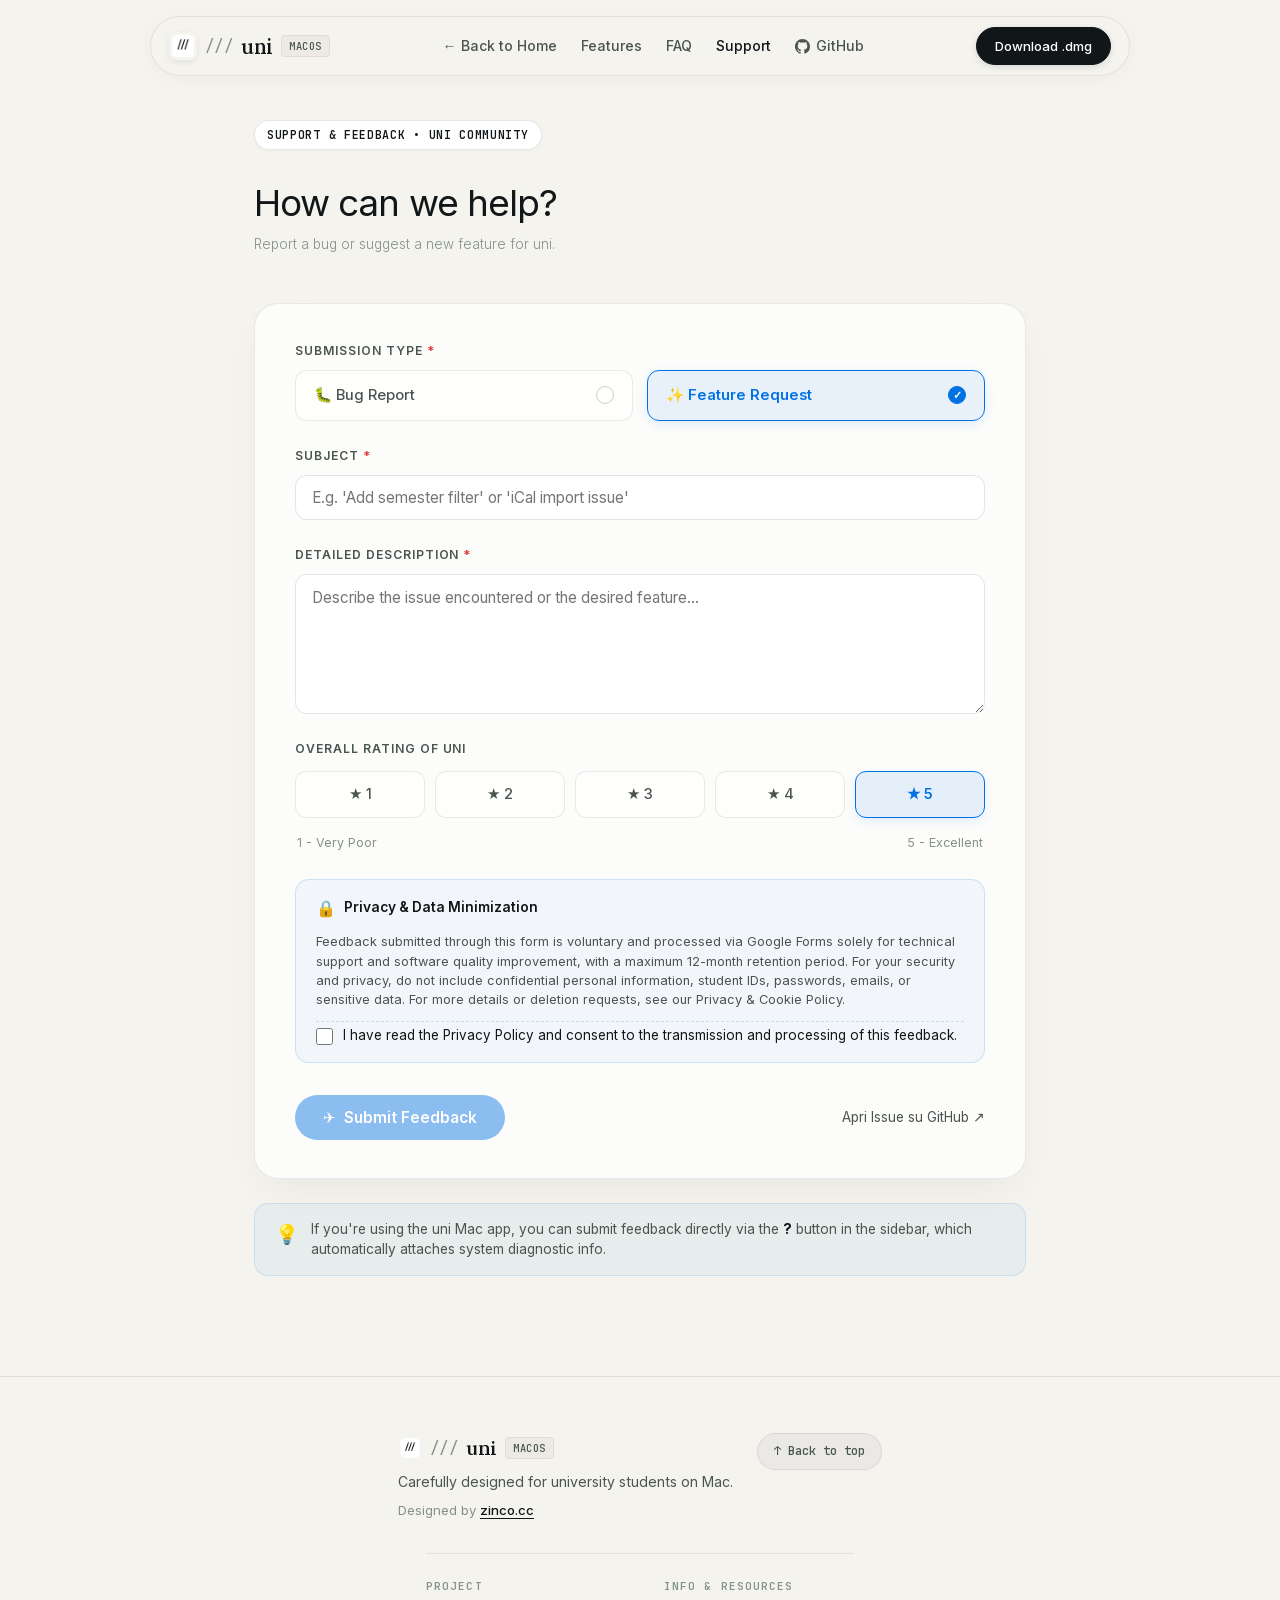
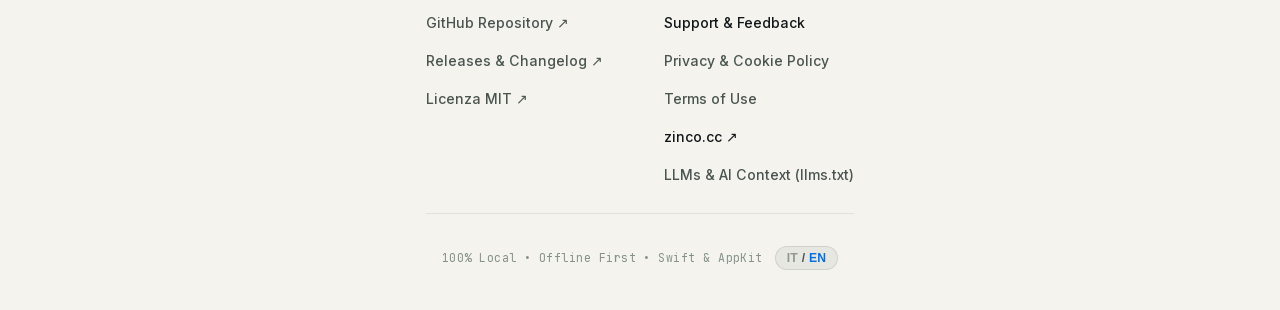
<file: docs/help.html>
<!DOCTYPE html>
<html lang="it" data-theme="light">
<head>
  <meta charset="UTF-8">
  <meta name="viewport" content="width=device-width, initial-scale=1.0">
  <title>Supporto & Feedback — uni for macOS</title>
  <meta name="description" content="Centro di supporto e suggerimenti per uni, l'applicazione accademica nativa per macOS. Segnala bug, richiedi nuove funzionalità e invia il tuo feedback direttamente allo sviluppatore.">
  <meta name="robots" content="index, follow">
  <meta name="theme-color" content="#F4F3EE">
  <link rel="canonical" href="https://uni.zinco.cc/help.html">
  <link rel="manifest" href="site.webmanifest">

  <!-- Open Graph / Social Sharing -->
  <meta property="og:site_name" content="uni for macOS">
  <meta property="og:title" content="Supporto & Suggerimenti — uni for macOS">
  <meta property="og:description" content="Centro di supporto e feedback per uni: segnala bug o suggerisci nuove funzionalità per le prossime versioni dell'app per Mac.">
  <meta property="og:image" content="https://uni.zinco.cc/assets/screenshots/dashboard.png">
  <meta property="og:url" content="https://uni.zinco.cc/help.html">
  <meta property="og:type" content="website">
  <meta property="og:locale" content="it_IT">

  <!-- Twitter / X Card -->
  <meta name="twitter:card" content="summary">
  <meta name="twitter:title" content="Supporto & Suggerimenti — uni for macOS">
  <meta name="twitter:description" content="Segnala bug, richiedi funzionalità e invia feedback per uni per Mac.">
  <meta name="twitter:image" content="https://uni.zinco.cc/assets/icon.png">

  <!-- Favicon -->
  <link rel="icon" type="image/png" href="assets/favicon.png">
  <link rel="apple-touch-icon" href="assets/icon.png">

  <!-- Structured Data: Schema.org JSON-LD -->
  <script type="application/ld+json">
  {
    "@context": "https://schema.org",
    "@type": "ContactPage",
    "@id": "https://uni.zinco.cc/help.html#contact",
    "url": "https://uni.zinco.cc/help.html",
    "name": "Supporto & Feedback — uni for macOS",
    "description": "Modulo ufficiale di assistenza e richiesta funzionalità per l'applicazione accademica uni per macOS.",
    "inLanguage": ["it", "en"],
    "breadcrumb": {
      "@type": "BreadcrumbList",
      "itemListElement": [
        {
          "@type": "ListItem",
          "position": 1,
          "name": "Home",
          "item": "https://uni.zinco.cc/"
        },
        {
          "@type": "ListItem",
          "position": 2,
          "name": "Supporto & Feedback",
          "item": "https://uni.zinco.cc/help.html"
        }
      ]
    }
  }
  </script>

  <!-- Self-Hosted Fonts: Inter & JetBrains Mono (imported via style.css) -->
  <link rel="stylesheet" href="style.css">
  <style>
    /* Custom uni Feedback Form Styles */
    .custom-feedback-card {
      margin-top: 36px;
      background: rgba(255, 255, 255, 0.72);
      border: 1px solid rgba(17, 22, 24, 0.09);
      border-radius: 24px;
      padding: 38px 40px;
      box-shadow: 0 16px 40px -10px rgba(17, 22, 24, 0.06);
      backdrop-filter: blur(24px);
      -webkit-backdrop-filter: blur(24px);
      transition: all 0.25s ease;
    }

    @media (max-width: 600px) {
      .custom-feedback-card {
        padding: 24px 20px;
        border-radius: 18px;
      }
    }

    .form-group {
      margin-bottom: 26px;
      display: flex;
      flex-direction: column;
      gap: 9px;
    }

    .form-group-label {
      font-size: 0.76rem;
      font-weight: 600;
      color: var(--text-secondary);
      letter-spacing: 0.08em;
      text-transform: uppercase;
      display: flex;
      align-items: center;
      gap: 4px;
    }

    .form-req-star {
      color: #E53E3E;
    }

    /* Type Picker Radio Cards */
    .type-picker-grid {
      display: grid;
      grid-template-columns: 1fr 1fr;
      gap: 14px;
    }

    @media (max-width: 500px) {
      .type-picker-grid {
        grid-template-columns: 1fr;
      }
    }

    .type-picker-label {
      cursor: pointer;
      position: relative;
    }

    .type-picker-label input {
      position: absolute;
      opacity: 0;
      pointer-events: none;
    }

    .type-picker-box {
      display: flex;
      align-items: center;
      justify-content: space-between;
      gap: 10px;
      padding: 13px 18px;
      background: rgba(255, 255, 255, 0.5);
      border: 1.5px solid rgba(17, 22, 24, 0.09);
      border-radius: 12px;
      font-size: 0.92rem;
      font-weight: 500;
      color: var(--text-secondary);
      transition: all 0.18s ease;
    }

    .type-picker-label input:checked + .type-picker-box {
      background: rgba(0, 113, 227, 0.08);
      border-color: var(--accent-blue, #0071E3);
      color: var(--accent-blue, #0071E3);
      font-weight: 600;
      box-shadow: 0 4px 14px -2px rgba(0, 113, 227, 0.15);
    }

    .type-picker-box .type-check {
      width: 18px;
      height: 18px;
      border-radius: 50%;
      border: 1.5px solid rgba(17, 22, 24, 0.2);
      display: flex;
      align-items: center;
      justify-content: center;
      transition: all 0.18s ease;
    }

    .type-picker-label input:checked + .type-picker-box .type-check {
      background: var(--accent-blue, #0071E3);
      border-color: var(--accent-blue, #0071E3);
      color: #fff;
    }

    .type-picker-box .type-check::after {
      content: "✓";
      font-size: 11px;
      color: #fff;
      display: none;
    }

    .type-picker-label input:checked + .type-picker-box .type-check::after {
      display: block;
    }

    /* Text & Textarea Inputs */
    .form-input-text,
    .form-textarea {
      width: 100%;
      font-family: var(--font-sans);
      font-size: 0.95rem;
      color: var(--text-primary);
      background: rgba(255, 255, 255, 0.85);
      border: 1.5px solid rgba(17, 22, 24, 0.11);
      border-radius: 12px;
      padding: 12px 16px;
      box-sizing: border-box;
      outline: none;
      transition: all 0.18s ease;
    }

    .form-input-text:focus,
    .form-textarea:focus {
      border-color: var(--accent-blue, #0071E3);
      background: #FFFFFF;
      box-shadow: 0 0 0 3.5px rgba(0, 113, 227, 0.14);
    }

    .form-textarea {
      min-height: 140px;
      resize: vertical;
      line-height: 1.5;
    }

    /* Star Rating Group */
    .rating-row {
      display: flex;
      align-items: center;
      gap: 10px;
      margin-top: 4px;
    }

    .rating-option {
      flex: 1;
      cursor: pointer;
      position: relative;
    }

    .rating-option input {
      position: absolute;
      opacity: 0;
      pointer-events: none;
    }

    .rating-box {
      display: flex;
      align-items: center;
      justify-content: center;
      gap: 6px;
      padding: 11px 0;
      background: rgba(255, 255, 255, 0.5);
      border: 1.5px solid rgba(17, 22, 24, 0.09);
      border-radius: 11px;
      font-size: 0.92rem;
      font-weight: 500;
      color: var(--text-secondary);
      transition: all 0.18s ease;
    }

    .rating-option input:checked + .rating-box {
      background: rgba(0, 113, 227, 0.09);
      border-color: var(--accent-blue, #0071E3);
      color: var(--accent-blue, #0071E3);
      font-weight: 600;
      box-shadow: 0 4px 12px -2px rgba(0, 113, 227, 0.14);
    }

    .rating-labels-sub {
      display: flex;
      justify-content: space-between;
      font-size: 0.78rem;
      color: var(--text-muted);
      margin-top: 6px;
      padding: 0 2px;
    }

    /* Submit Button */
    .form-submit-row {
      margin-top: 32px;
      display: flex;
      align-items: center;
      justify-content: space-between;
      gap: 16px;
      flex-wrap: wrap;
    }

    .btn-submit-form {
      display: inline-flex;
      align-items: center;
      justify-content: center;
      gap: 8px;
      background: var(--accent-blue, #0071E3);
      color: #FFFFFF;
      font-family: var(--font-sans);
      font-size: 0.96rem;
      font-weight: 550;
      padding: 13px 28px;
      border: none;
      border-radius: 9999px;
      cursor: pointer;
      box-shadow: 0 4px 18px -2px rgba(0, 113, 227, 0.35);
      transition: all 0.2s cubic-bezier(0.16, 1, 0.3, 1);
    }

    .btn-submit-form:hover {
      background: #0077ED;
      transform: translateY(-1.5px);
      box-shadow: 0 8px 24px -2px rgba(0, 113, 227, 0.42);
    }

    .btn-submit-form:disabled {
      opacity: 0.45;
      cursor: not-allowed;
      transform: none !important;
      box-shadow: none !important;
    }

    /* Privacy Notice & Consent Box */
    .form-privacy-box {
      margin-top: 10px;
      margin-bottom: 24px;
      padding: 16px 20px;
      background: rgba(0, 113, 227, 0.04);
      border: 1px solid rgba(0, 113, 227, 0.16);
      border-radius: 14px;
      display: flex;
      flex-direction: column;
      gap: 12px;
    }

    .privacy-notice-header {
      display: flex;
      align-items: center;
      gap: 8px;
      font-size: 0.86rem;
      font-weight: 600;
      color: var(--text-primary);
    }

    .privacy-notice-icon {
      font-size: 1rem;
    }

    .privacy-notice-text {
      font-size: 0.8rem;
      line-height: 1.5;
      color: var(--text-secondary);
      margin: 0;
    }

    .privacy-notice-text a {
      color: var(--accent-blue, #0071E3);
      text-decoration: underline;
    }

    .consent-checkbox-label {
      display: flex;
      align-items: flex-start;
      gap: 10px;
      cursor: pointer;
      font-size: 0.84rem;
      line-height: 1.45;
      color: var(--text-primary);
      user-select: none;
      padding-top: 4px;
      border-top: 1px dashed rgba(0, 113, 227, 0.18);
    }

    .consent-checkbox-label input[type="checkbox"] {
      margin-top: 2px;
      width: 17px;
      height: 17px;
      accent-color: var(--accent-blue, #0071E3);
      cursor: pointer;
      flex-shrink: 0;
    }

    .consent-checkbox-label a {
      color: var(--accent-blue, #0071E3);
      text-decoration: underline;
      font-weight: 550;
    }

    .submit-spinner {
      width: 14px;
      height: 14px;
      border: 2px solid rgba(255, 255, 255, 0.3);
      border-top-color: #fff;
      border-radius: 50%;
      animation: spin 0.8s linear infinite;
      display: none;
    }

    @keyframes spin {
      to { transform: rotate(360deg); }
    }

    .btn-submit-form.loading .submit-spinner {
      display: inline-block;
    }

    .btn-submit-form.loading .submit-icon {
      display: none;
    }

    /* Success Card State */
    .form-success-state {
      display: none;
      text-align: center;
      padding: 40px 20px;
    }

    .form-success-icon {
      width: 68px;
      height: 68px;
      background: rgba(46, 133, 64, 0.12);
      border-radius: 50%;
      display: inline-flex;
      align-items: center;
      justify-content: center;
      font-size: 32px;
      color: #2E8540;
      margin-bottom: 20px;
      animation: popIn 0.35s cubic-bezier(0.16, 1, 0.3, 1);
    }

    @keyframes popIn {
      0% { transform: scale(0.6); opacity: 0; }
      100% { transform: scale(1); opacity: 1; }
    }

    .form-success-title {
      font-size: 1.55rem;
      font-weight: 500;
      color: var(--text-primary);
      margin: 0 0 10px;
      letter-spacing: -0.02em;
    }

    .form-success-desc {
      font-size: 0.95rem;
      color: var(--text-secondary);
      max-width: 480px;
      margin: 0 auto 26px;
      line-height: 1.5;
    }

    .btn-success-reset {
      display: inline-flex;
      align-items: center;
      gap: 6px;
      font-size: 0.88rem;
      font-weight: 500;
      color: var(--accent-blue, #0071E3);
      background: rgba(0, 113, 227, 0.08);
      border: 1px solid rgba(0, 113, 227, 0.2);
      border-radius: 9999px;
      padding: 9px 20px;
      cursor: pointer;
      transition: all 0.18s ease;
    }

    .btn-success-reset:hover {
      background: rgba(0, 113, 227, 0.14);
    }

    /* Tip Card */
    .mac-tip-card {
      margin-top: 24px;
      padding: 16px 20px;
      background: rgba(0, 113, 227, 0.05);
      border: 1px solid rgba(0, 113, 227, 0.12);
      border-radius: 14px;
      display: flex;
      align-items: flex-start;
      gap: 12px;
    }

    .mac-tip-card p {
      margin: 0;
      font-size: 0.86rem;
      color: var(--text-secondary);
      line-height: 1.45;
    }

    .mac-tip-card p strong {
      color: var(--text-primary);
    }
  </style>
</head>
<body class="legal-page">
  <!-- Accessibility Skip Link -->
  <a href="#main-content" class="skip-link">Salta al contenuto principale</a>

  <!-- Navigation Header -->
  <header class="site-header">
    <nav class="nav-container">
      <a href="index.html" class="nav-brand">
        <img src="assets/icon.png" alt="uni app icon per macOS" class="brand-icon" width="28" height="28">
        <span class="brand-slash">///</span>
        <span class="brand-name">uni</span>
        <span class="brand-tag">macOS</span>
      </a>

      <div class="nav-links">
        <a href="index.html" data-i18n="nav_home">← Torna al sito</a>
        <a href="index.html#features" data-i18n="nav_features">Funzionalità</a>
        <a href="index.html#faq" data-i18n="nav_faq">FAQ</a>
        <a href="help.html" class="active" style="color: var(--text-primary); font-weight: 500;" data-i18n="nav_help">Supporto</a>
        <a href="https://github.com/zjncoo/uni" target="_blank" rel="noopener" class="nav-github-link">
          <svg class="gh-svg" viewBox="0 0 24 24" width="15" height="15" fill="currentColor">
            <path d="M12 0C5.37 0 0 5.37 0 12c0 5.31 3.435 9.795 8.205 11.385.6.105.825-.255.825-.57 0-.285-.015-1.23-.015-2.235-3.015.555-3.795-.735-4.035-1.41-.135-.345-.72-1.41-1.23-1.695-.42-.225-1.02-.78-.015-.795.945-.015 1.62.87 1.845 1.23 1.08 1.815 2.805 1.305 3.495.99.105-.78.42-1.305.765-1.605-2.67-.3-5.46-1.335-5.46-5.925 0-1.305.465-2.385 1.23-3.225-.12-.3-.54-1.53.12-3.18 0 0 1.005-.315 3.3 1.23.96-.27 1.98-.405 3-.405s2.04.135 3 .405c2.295-1.56 3.3-1.23 3.3-1.23.66 1.65.24 2.88.12 3.18.765.84 1.23 1.905 1.23 3.225 0 4.605-2.805 5.625-5.475 5.925.435.375.81 1.095.81 2.22 0 1.605-.015 2.895-.015 3.3 0 .315.225.69.825.57A12.02 12.02 0 0024 12c0-6.63-5.37-12-12-12z"/>
          </svg>
          <span>GitHub</span>
        </a>
      </div>

      <div class="nav-actions">
        <a href="index.html#download" class="btn-nav-download" data-i18n="nav_download">Scarica .dmg</a>
        <button class="nav-hamburger" id="navHamburger" aria-label="Menu di navigazione" aria-expanded="false" aria-controls="mobileMenu">
          <span class="hamburger-box">
            <span class="hamburger-bar top"></span>
            <span class="hamburger-bar bottom"></span>
          </span>
        </button>
      </div>
    </nav>
  </header>

  <!-- Fullscreen Mobile Navigation Menu Overlay -->
  <div class="mobile-menu-overlay" id="mobileMenu" aria-hidden="true">
    <div class="mobile-menu-container">
      <div class="mobile-menu-top">
        <span class="mobile-menu-eyebrow">SELEZIONI • MENU</span>
      </div>

      <nav class="mobile-menu-list">
        <a href="index.html" class="mobile-nav-item">
          <span class="item-num">01</span>
          <span class="item-label">Home</span>
          <span class="item-arrow">→</span>
        </a>
        <a href="index.html#features" class="mobile-nav-item">
          <span class="item-num">02</span>
          <span class="item-label" data-i18n="nav_features">Funzionalità</span>
          <span class="item-arrow">→</span>
        </a>
        <a href="index.html#faq" class="mobile-nav-item">
          <span class="item-num">03</span>
          <span class="item-label" data-i18n="nav_faq">FAQ</span>
          <span class="item-arrow">→</span>
        </a>
        <a href="help.html" class="mobile-nav-item">
          <span class="item-num">04</span>
          <span class="item-label" data-i18n="footer_help">Supporto &amp; Feedback</span>
          <span class="item-arrow">→</span>
        </a>
        <a href="privacy.html" class="mobile-nav-item">
          <span class="item-num">05</span>
          <span class="item-label" data-i18n="footer_privacy">Privacy Policy</span>
          <span class="item-arrow">→</span>
        </a>
      </nav>
    </div>
  </div>

  <!-- Help & Support Content -->
  <main class="legal-main" id="main-content">
    <div class="legal-container">
      <div class="legal-header">
        <span class="section-tag" data-i18n="help_badge">SUPPORTO &amp; FEEDBACK • COMUNITÀ UNI</span>
        <h1 class="legal-title" data-i18n="help_title">Come possiamo aiutarti?</h1>
        <p class="legal-updated" data-i18n="help_sub">Segnala un bug o richiedi una nuova funzionalità per uni.</p>
      </div>

      <!-- Native Styled Form Card -->
      <section class="custom-feedback-card" aria-label="Modulo di Feedback">
        <!-- Hidden iframe to handle Google Form response seamlessly -->
        <iframe name="hidden_gform_iframe" id="hidden_gform_iframe" style="display:none;" title="Submission Handler"></iframe>

        <!-- Active Form -->
        <form 
          id="customFeedbackForm" 
          action="https://docs.google.com/forms/d/e/1FAIpQLSfuhE8PKXY8OwtvQuMNbLpGtzy630xY4xOOF1TsB7Wryhwu-A/formResponse" 
          method="POST" 
          target="hidden_gform_iframe">
          
          <input type="hidden" name="fvv" value="1">
          <input type="hidden" name="pageHistory" value="0">

          <!-- 1. Tipo di invio (entry.639411743) -->
          <div class="form-group">
            <label class="form-group-label">
              <span data-i18n="help_type_label">TIPO DI SEGNALAZIONE</span>
              <span class="form-req-star">*</span>
            </label>
            <div class="type-picker-grid">
              <label class="type-picker-label">
                <input type="radio" name="entry.639411743" value="Bug Report">
                <div class="type-picker-box">
                  <span>🐛 <span data-i18n="help_type_bug">Segnala un Bug</span></span>
                  <span class="type-check"></span>
                </div>
              </label>

              <label class="type-picker-label">
                <input type="radio" name="entry.639411743" value="Feature Request" checked>
                <div class="type-picker-box">
                  <span>✨ <span data-i18n="help_type_feat">Suggerisci Funzionalità</span></span>
                  <span class="type-check"></span>
                </div>
              </label>
            </div>
          </div>

          <!-- 2. Oggetto (entry.1637433744) -->
          <div class="form-group">
            <label class="form-group-label" for="subjectInput">
              <span data-i18n="help_subject_label">OGGETTO</span>
              <span class="form-req-star">*</span>
            </label>
            <input 
              type="text" 
              id="subjectInput" 
              name="entry.1637433744" 
              class="form-input-text" 
              placeholder="Es. 'Aggiungere filtro per semestre' o 'Errore import iCal'" 
              data-i18n-placeholder="help_subject_ph"
              required>
          </div>

          <!-- 3. Descrizione dettagliata (entry.2050167357) -->
          <div class="form-group">
            <label class="form-group-label" for="descTextarea">
              <span data-i18n="help_desc_label">DESCRIZIONE DETTAGLIATA</span>
              <span class="form-req-star">*</span>
            </label>
            <textarea 
              id="descTextarea" 
              name="entry.2050167357" 
              class="form-textarea" 
              placeholder="Descrivi il comportamento riscontrato o la novità richiesta..." 
              data-i18n-placeholder="help_desc_ph"
              required></textarea>
          </div>

          <!-- 4. Valutazione Complessiva (entry.410718318) -->
          <div class="form-group">
            <label class="form-group-label">
              <span data-i18n="help_rating_label">VALUTAZIONE GENERALE DI UNI</span>
            </label>
            <div class="rating-row">
              <label class="rating-option">
                <input type="radio" name="entry.410718318" value="1">
                <div class="rating-box">★ 1</div>
              </label>
              <label class="rating-option">
                <input type="radio" name="entry.410718318" value="2">
                <div class="rating-box">★ 2</div>
              </label>
              <label class="rating-option">
                <input type="radio" name="entry.410718318" value="3">
                <div class="rating-box">★ 3</div>
              </label>
              <label class="rating-option">
                <input type="radio" name="entry.410718318" value="4">
                <div class="rating-box">★ 4</div>
              </label>
              <label class="rating-option">
                <input type="radio" name="entry.410718318" value="5" checked>
                <div class="rating-box">★ 5</div>
              </label>
            </div>
            <div class="rating-labels-sub">
              <span data-i18n="help_rating_low">1 - Molto scarsa</span>
              <span data-i18n="help_rating_high">5 - Eccellente</span>
            </div>
          </div>

          <!-- 5. Informativa Privacy, Minimizzazione e Consenso -->
          <div class="form-privacy-box">
            <div class="privacy-notice-header">
              <span class="privacy-notice-icon">🔒</span>
              <span data-i18n="help_privacy_box_title">Privacy &amp; Minimizzazione dei Dati</span>
            </div>
            <p class="privacy-notice-text" data-i18n="help_privacy_box_desc">
              Le segnalazioni inviate tramite questo modulo sono facoltative e vengono trattate su server Google Forms esclusivamente per finalità di supporto tecnico e miglioramento del software, con conservazione massima di 12 mesi. Per la tua sicurezza e privacy, <strong>non inserire dati personali riservati</strong>, numeri di matricola, password, email o dati sensibili. Per maggiori dettagli o per richiedere la cancellazione, consulta la nostra <a href="privacy.html" target="_blank" rel="noopener">Privacy &amp; Cookie Policy</a>.
            </p>
            <label class="consent-checkbox-label" for="consentCheckbox">
              <input type="checkbox" id="consentCheckbox" required>
              <span data-i18n="help_consent_checkbox_text">
                Ho letto l'<a href="privacy.html" target="_blank" rel="noopener">Informativa sulla Privacy</a> e acconsento all'invio e al trattamento di questo feedback.
              </span>
            </label>
          </div>

          <!-- Submit Button Row -->
          <div class="form-submit-row">
            <button type="submit" id="btnSubmitFeedback" class="btn-submit-form">
              <span class="submit-spinner"></span>
              <span class="submit-icon">✈</span>
              <span class="submit-text" data-i18n="help_submit_btn">Invia Feedback</span>
            </button>

            <a href="https://github.com/zjncoo/uni/issues" target="_blank" rel="noopener" style="font-size: 0.85rem; color: var(--text-secondary); text-decoration: none;">
              Apri Issue su GitHub ↗
            </a>
          </div>
        </form>

        <!-- Success Confirmation Container -->
        <div id="formSuccessState" class="form-success-state" role="status" aria-live="polite">
          <div class="form-success-icon">✓</div>
          <h2 class="form-success-title" data-i18n="help_success_title">Feedback inviato con successo! 🎉</h2>
          <p class="form-success-desc" data-i18n="help_success_desc">Grazie per il tuo contributo: la tua risposta è stata registrata direttamente nel database di supporto di uni.</p>
          <button type="button" id="btnResetForm" class="btn-success-reset">
            <span>↺</span>
            <span data-i18n="help_success_another">Invia un'altra segnalazione</span>
          </button>
        </div>
      </section>

      <!-- Tip Box for Mac Users -->
      <div class="mac-tip-card">
        <span style="font-size: 1.2rem;">💡</span>
        <p data-i18n="help_tip_desc">
          Se usi l'app uni per macOS, puoi inviare feedback direttamente dal pulsante <strong>?</strong> nella barra laterale, che allega automaticamente la versione del sistema.
        </p>
      </div>
    </div>
  </main>

  <!-- Footer -->
  <footer class="site-footer">
    <div class="container footer-content">
      <div class="footer-top-row">
        <div class="footer-left">
          <div class="footer-brand">
            <img src="assets/icon.png" alt="uni app icon" class="footer-icon" width="24" height="24" loading="lazy" decoding="async">
            <span class="brand-slash">///</span>
            <span class="brand-name">uni</span>
            <span class="brand-tag">macOS</span>
          </div>
          <p class="footer-desc" data-i18n="footer_sub">Progettata con cura per gli studenti universitari su Mac.</p>
          <p class="footer-credit" data-i18n="footer_credit">Designed by <a href="https://zinco.cc" target="_blank" rel="noopener">zinco.cc</a></p>
        </div>

        <div class="footer-back-to-top">
          <a href="#" class="btn-back-to-top" id="btnBackToTop" aria-label="Torna in cima alla pagina">
            <span data-i18n="footer_back_to_top">↑ Torna in cima</span>
          </a>
        </div>
      </div>

      <div class="footer-links-grid">
        <div class="footer-links-col">
          <span class="footer-col-title" data-i18n="footer_col_project">Progetto</span>
          <a href="https://github.com/zjncoo/uni" target="_blank" rel="noopener">GitHub Repository ↗</a>
          <a href="https://github.com/zjncoo/uni/releases" target="_blank" rel="noopener">Releases &amp; Changelog ↗</a>
          <a href="https://github.com/zjncoo/uni/blob/main/LICENSE" target="_blank" rel="noopener">Licenza MIT ↗</a>
        </div>
        <div class="footer-links-col">
          <span class="footer-col-title" data-i18n="footer_col_resources">Info &amp; Risorse</span>
          <a href="help.html" style="font-weight: 500; color: var(--text-primary);" data-i18n="footer_help">Supporto &amp; Feedback</a>
          <a href="privacy.html" data-i18n="footer_privacy">Privacy &amp; Cookie Policy</a>
          <a href="terms.html" data-i18n="footer_terms">Termini di Servizio</a>
          <a href="https://zinco.cc" target="_blank" rel="noopener" class="footer-portfolio-link">zinco.cc ↗</a>
          <a href="llms.txt" target="_blank" rel="noopener">LLMs &amp; AI Context (llms.txt)</a>
        </div>
      </div>

      <div class="footer-bottom-bar">
        <span class="footer-legal-tag" data-i18n="footer_tagline">100% Locale • Offline First • Swift &amp; AppKit</span>
        <button class="btn-lang-toggle" id="langSwitch" type="button" aria-label="Cambia lingua / Switch language">
          <span class="lang-option" data-lang="it">IT</span>
          <span>/</span>
          <span class="lang-option" data-lang="en">EN</span>
        </button>
      </div>
    </div>
  </footer>

  <script src="app.js"></script>
  <script>
    // Custom Feedback Form Submission Handler
    (function() {
      const form = document.getElementById('customFeedbackForm');
      const submitBtn = document.getElementById('btnSubmitFeedback');
      const submitText = submitBtn ? submitBtn.querySelector('.submit-text') : null;
      const successState = document.getElementById('formSuccessState');
      const resetBtn = document.getElementById('btnResetForm');
      const iframe = document.getElementById('hidden_gform_iframe');
      const consentCheckbox = document.getElementById('consentCheckbox');
      let isSubmitting = false;

      if (!form) return;

      function updateSubmitState() {
        if (!submitBtn) return;
        if (consentCheckbox) {
          submitBtn.disabled = !consentCheckbox.checked || isSubmitting;
        }
      }

      if (consentCheckbox) {
        consentCheckbox.addEventListener('change', updateSubmitState);
        updateSubmitState();
      }

      form.addEventListener('submit', function(e) {
        if (isSubmitting) {
          e.preventDefault();
          return;
        }

        if (consentCheckbox && !consentCheckbox.checked) {
          e.preventDefault();
          alert((window.i18n && window.currentLanguage && window.i18n[window.currentLanguage] && window.i18n[window.currentLanguage].help_consent_required) || 'È necessario accettare l\'Informativa sulla Privacy per poter inviare il feedback.');
          return;
        }

        isSubmitting = true;
        submitBtn.disabled = true;
        submitBtn.classList.add('loading');
        if (submitText) {
          submitText.textContent = (window.i18n && window.currentLanguage && window.i18n[window.currentLanguage])
            ? (window.i18n[window.currentLanguage].help_submitting || 'Invio in corso...')
            : 'Invio in corso...';
        }

        // Timer fallback to reveal success if iframe onload does not fire immediately
        setTimeout(showSuccess, 1400);
      });

      if (iframe) {
        iframe.addEventListener('load', function() {
          if (isSubmitting) {
            showSuccess();
          }
        });
      }

      function showSuccess() {
        if (!isSubmitting) return;
        isSubmitting = false;
        form.style.display = 'none';
        successState.style.display = 'block';
        submitBtn.classList.remove('loading');
        updateSubmitState();
        if (submitText) {
          submitText.textContent = (window.i18n && window.currentLanguage && window.i18n[window.currentLanguage])
            ? (window.i18n[window.currentLanguage].help_submit_btn || 'Invia Feedback')
            : 'Invia Feedback';
        }
      }

      if (resetBtn) {
        resetBtn.addEventListener('click', function() {
          form.reset();
          if (consentCheckbox) {
            consentCheckbox.checked = false;
          }
          updateSubmitState();
          successState.style.display = 'none';
          form.style.display = 'block';
        });
      }
    })();
  </script>
</body>
</html>
</file>
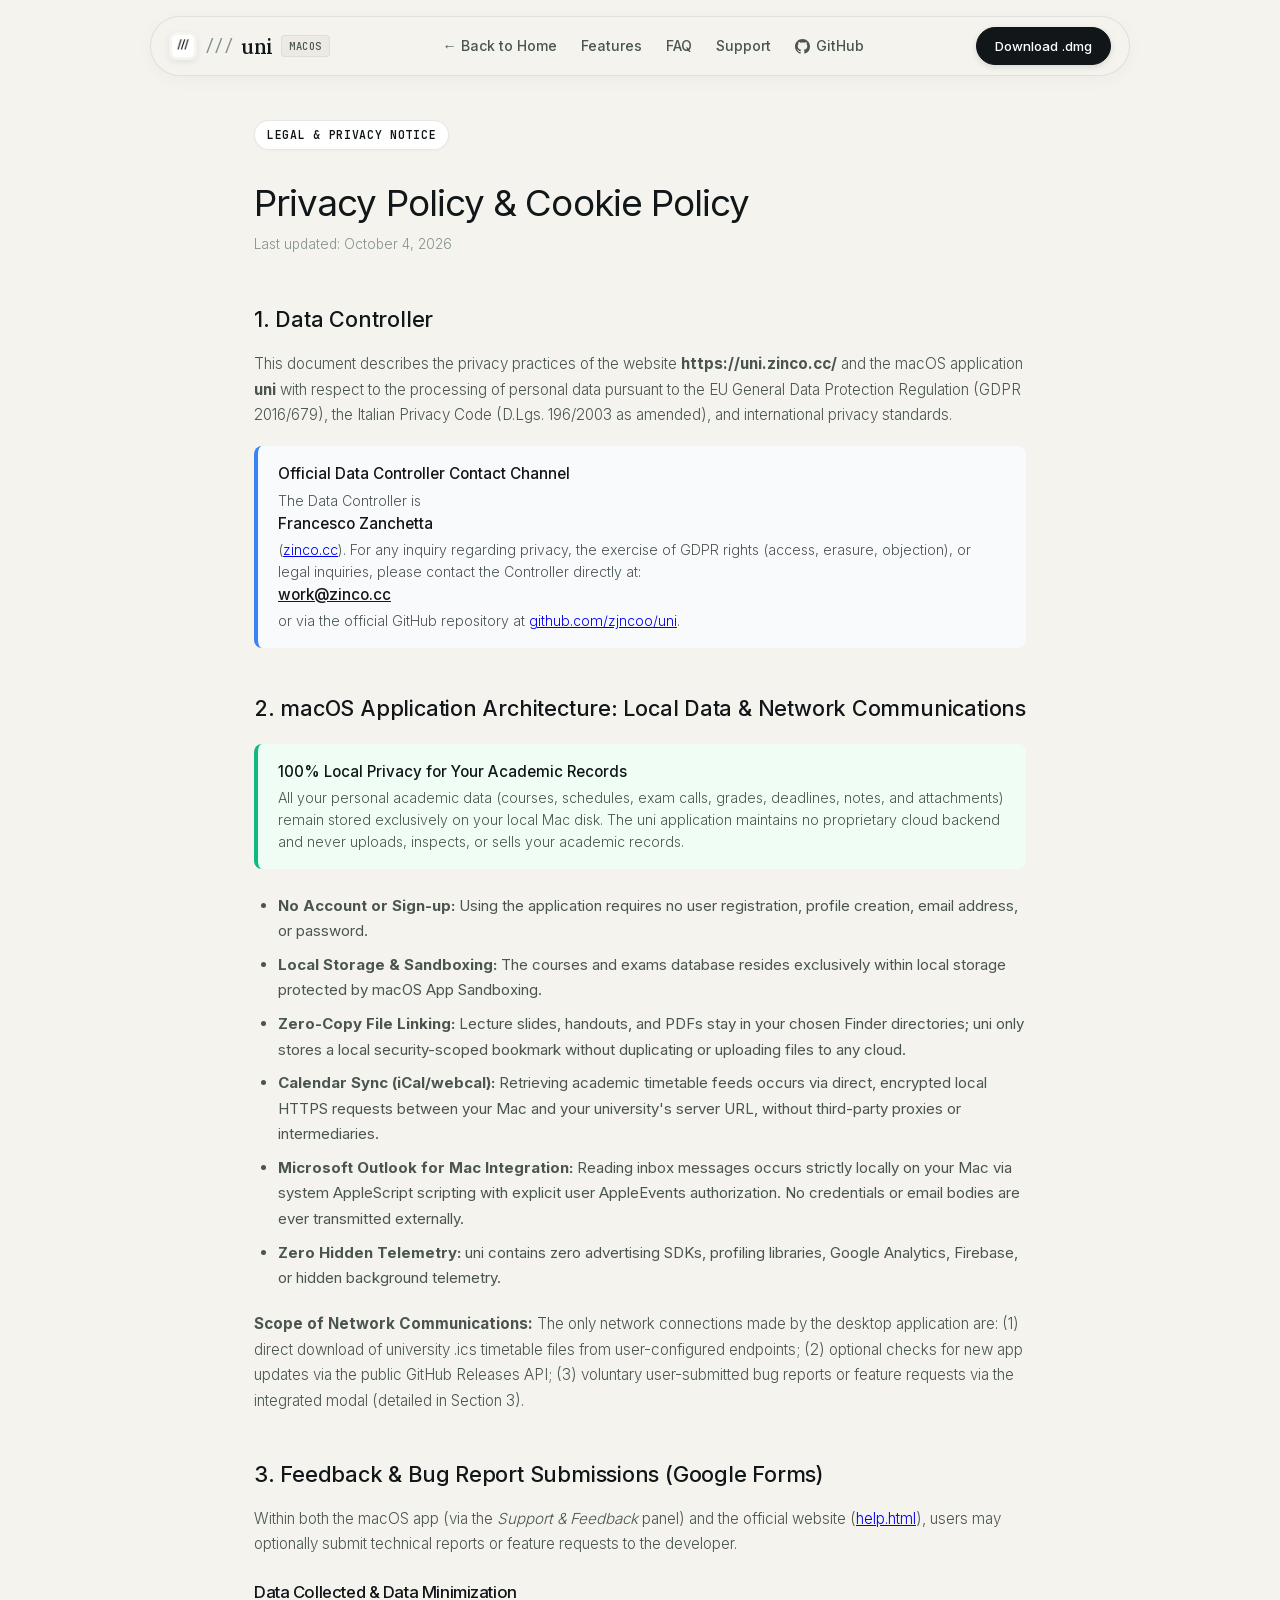
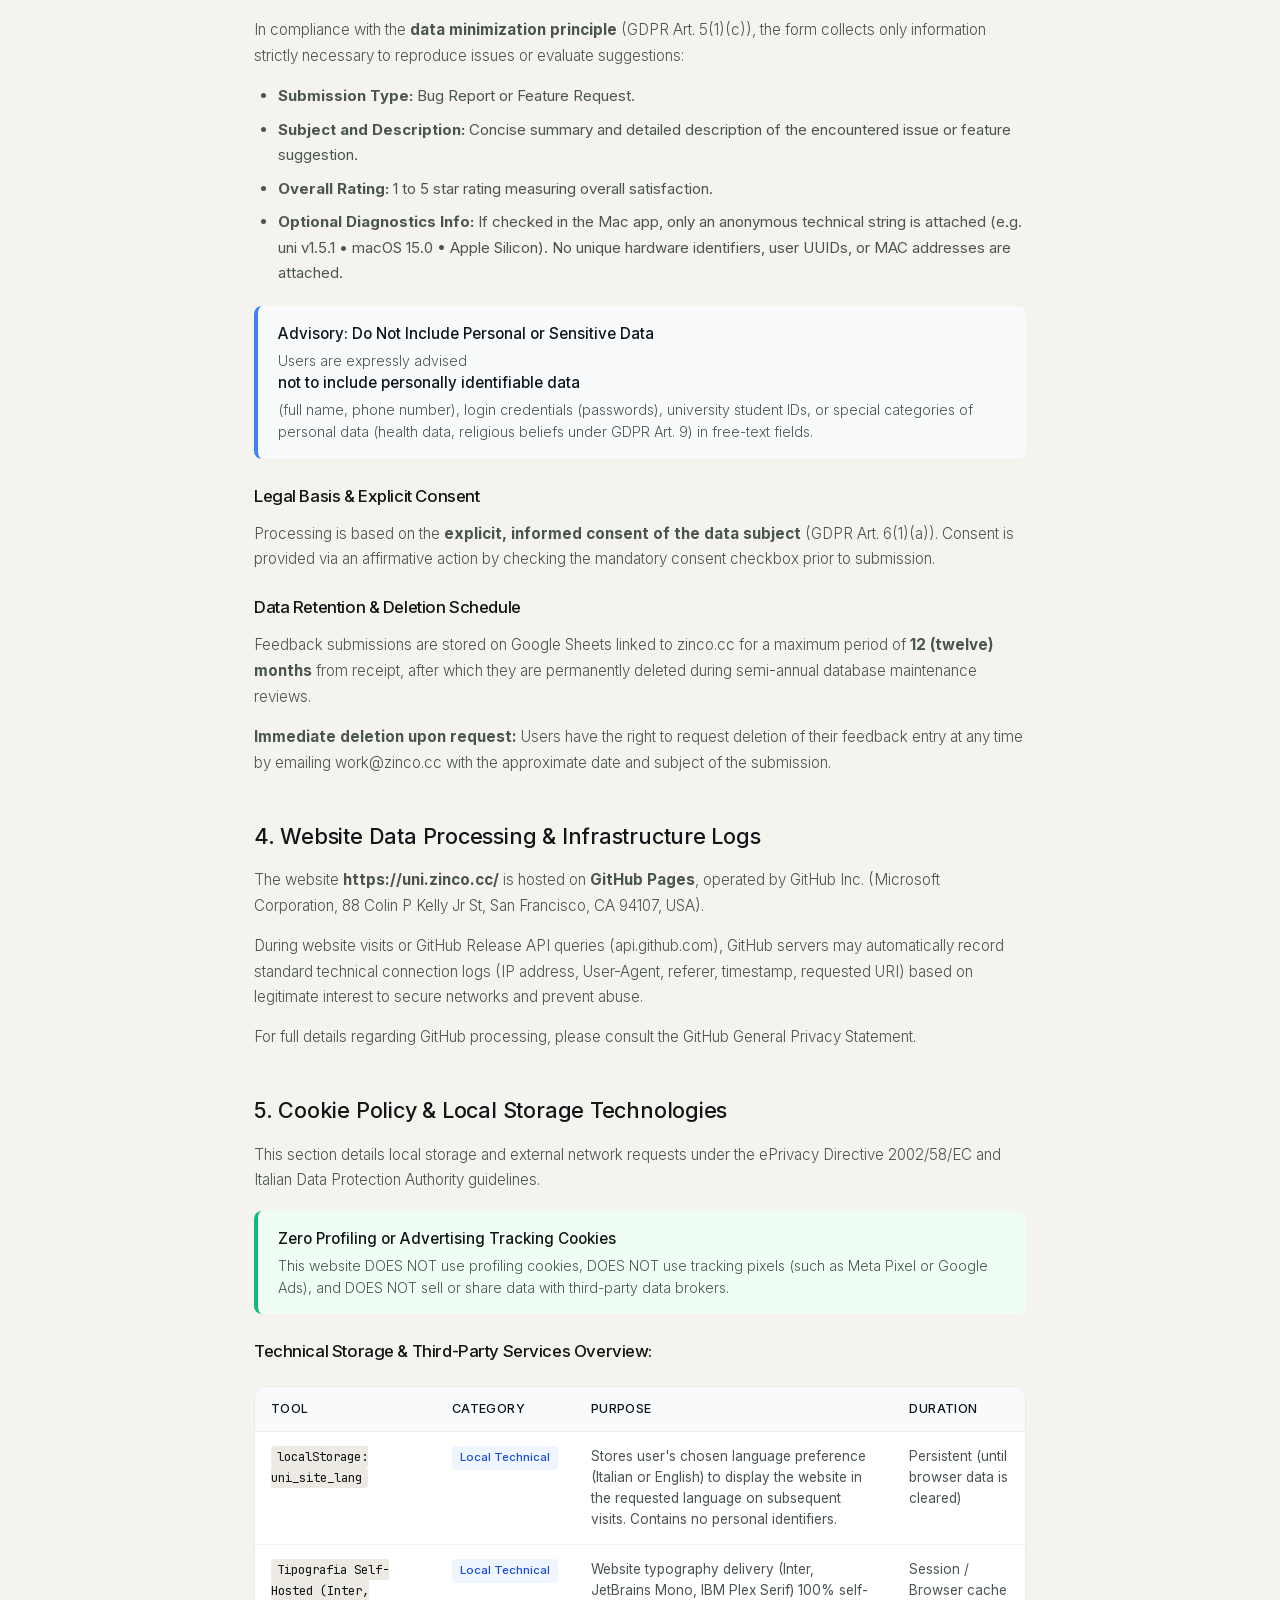
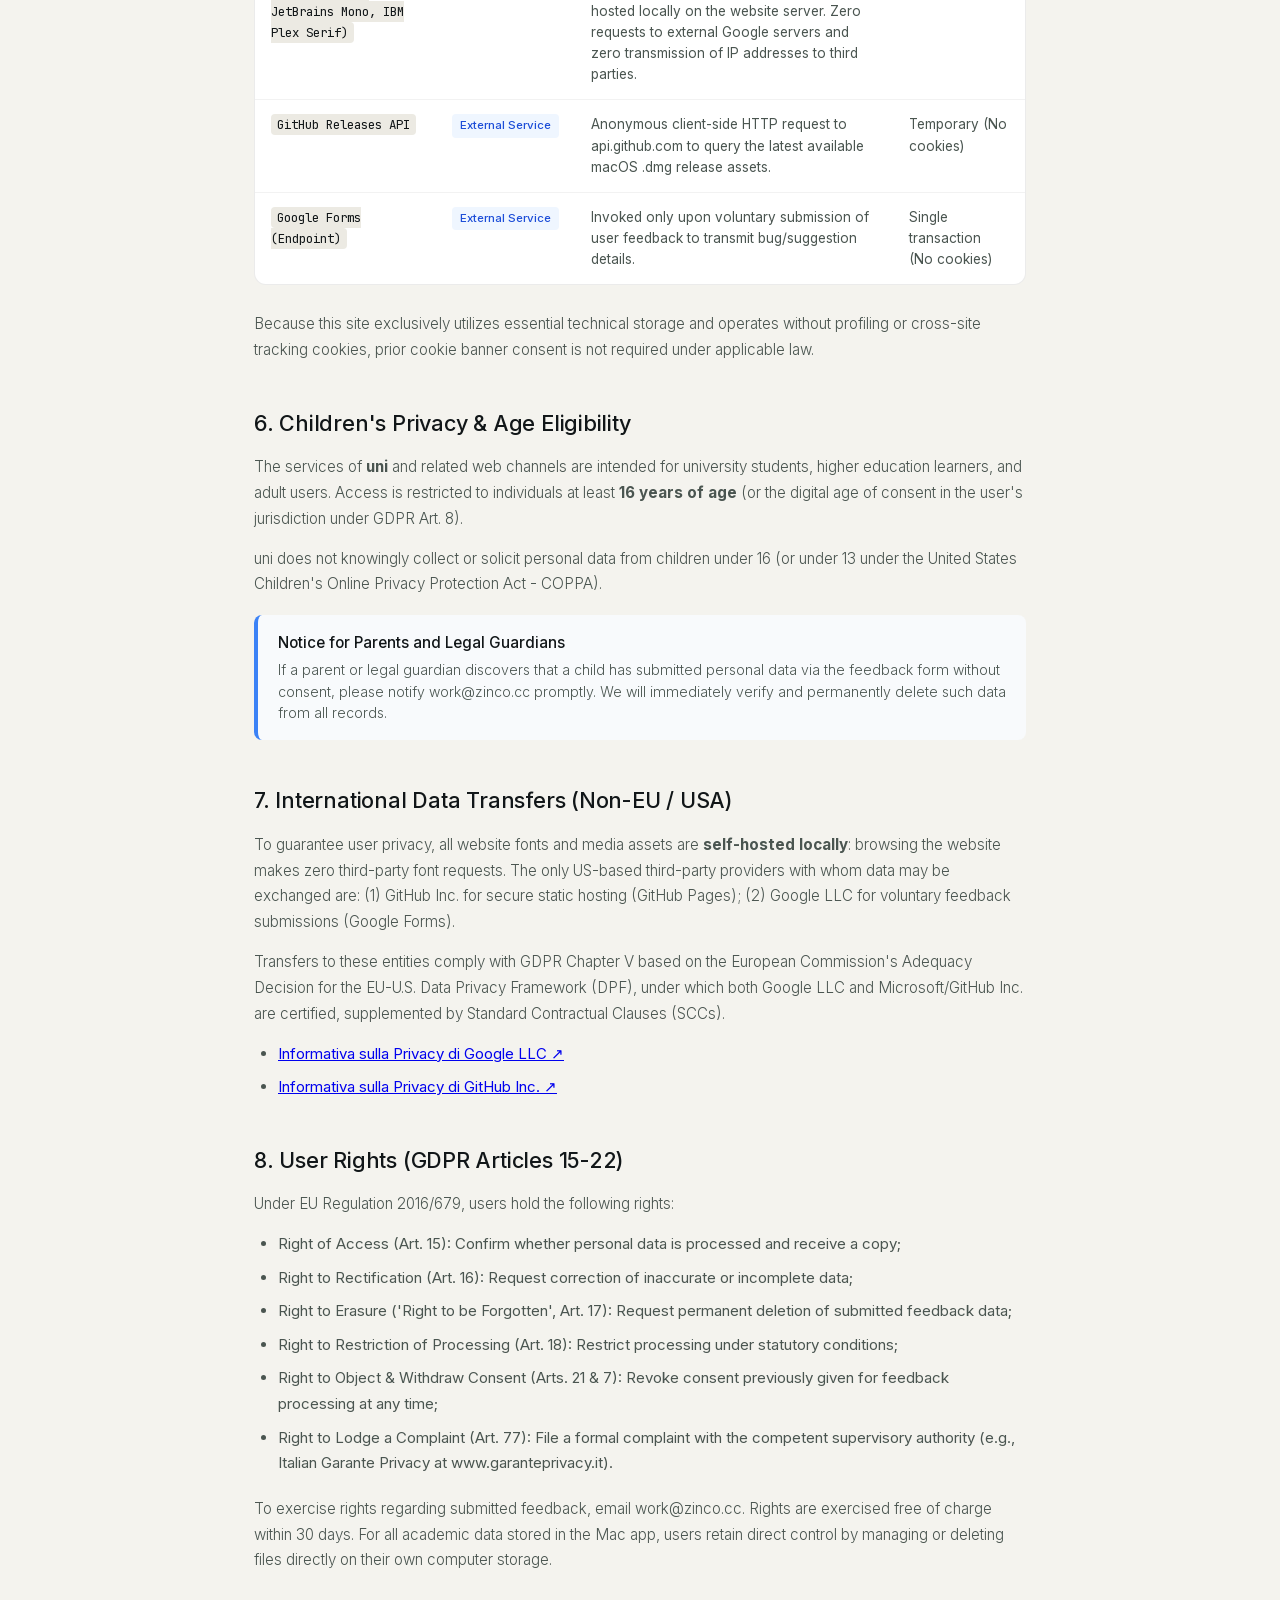
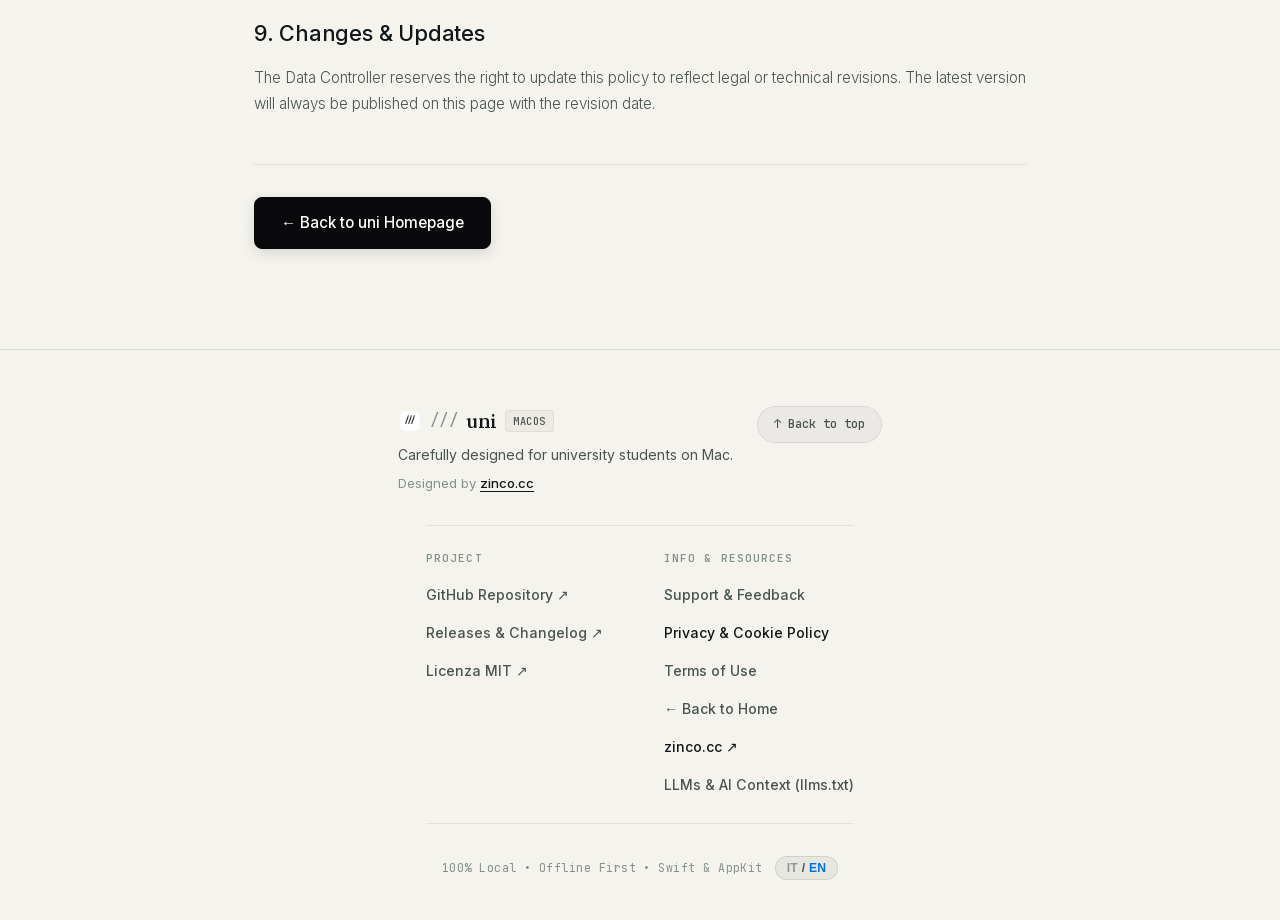
<file: docs/privacy.html>
<!DOCTYPE html>
<html lang="it" data-theme="light">
<head>
  <meta charset="UTF-8">
  <meta name="viewport" content="width=device-width, initial-scale=1.0">
  <title>Privacy & Cookie Policy — uni for macOS</title>
  <meta name="description" content="Informativa sulla Privacy e Cookie Policy per il sito web e l'applicazione macOS uni. Trasparenza totale, zero tracciamento, 100% locale.">
  <meta name="robots" content="index, follow">
  <meta name="theme-color" content="#F4F3EE">
  <link rel="canonical" href="https://uni.zinco.cc/privacy.html">
  <link rel="manifest" href="site.webmanifest">

  <!-- Open Graph / Social Sharing -->
  <meta property="og:site_name" content="uni for macOS">
  <meta property="og:title" content="Privacy & Cookie Policy — uni for macOS">
  <meta property="og:description" content="Informativa sulla Privacy e Cookie Policy per l'applicazione macOS uni e il sito web ufficiale. Trasparenza totale, zero telemetria, 100% locale.">
  <meta property="og:image" content="https://uni.zinco.cc/assets/screenshots/dashboard.png">
  <meta property="og:url" content="https://uni.zinco.cc/privacy.html">
  <meta property="og:type" content="article">
  <meta property="og:locale" content="it_IT">

  <!-- Twitter / X Card -->
  <meta name="twitter:card" content="summary">
  <meta name="twitter:title" content="Privacy & Cookie Policy — uni for macOS">
  <meta name="twitter:description" content="Informativa sulla Privacy per l'applicazione uni per Mac: architettura 100% locale, zero tracciamento, massima trasparenza.">
  <meta name="twitter:image" content="https://uni.zinco.cc/assets/icon.png">

  <!-- Favicon -->
  <link rel="icon" type="image/png" href="assets/favicon.png">
  <link rel="apple-touch-icon" href="assets/icon.png">

  <!-- Structured Data: Schema.org JSON-LD -->
  <script type="application/ld+json">
  {
    "@context": "https://schema.org",
    "@type": "WebPage",
    "@id": "https://uni.zinco.cc/privacy.html#webpage",
    "url": "https://uni.zinco.cc/privacy.html",
    "name": "Privacy & Cookie Policy — uni for macOS",
    "description": "Informativa sulla Privacy e Cookie Policy per il sito web e l'applicazione macOS uni. Trasparenza totale, zero tracciamento, 100% locale.",
    "inLanguage": ["it", "en"],
    "breadcrumb": {
      "@type": "BreadcrumbList",
      "itemListElement": [
        {
          "@type": "ListItem",
          "position": 1,
          "name": "Home",
          "item": "https://uni.zinco.cc/"
        },
        {
          "@type": "ListItem",
          "position": 2,
          "name": "Privacy Policy",
          "item": "https://uni.zinco.cc/privacy.html"
        }
      ]
    }
  }
  </script>

  <!-- Self-Hosted Fonts: Inter & JetBrains Mono (imported via style.css) -->
  <link rel="stylesheet" href="style.css">
</head>
<body class="legal-page">
  <!-- Accessibility Skip Link -->
  <a href="#main-content" class="skip-link">Salta al contenuto principale</a>

  <!-- Navigation Header -->
  <header class="site-header">
    <nav class="nav-container">
      <a href="index.html" class="nav-brand">
        <img src="assets/icon.png" alt="uni app icon per macOS" class="brand-icon" width="28" height="28">
        <span class="brand-slash">///</span>
        <span class="brand-name">uni</span>
        <span class="brand-tag">macOS</span>
      </a>

      <div class="nav-links">
        <a href="index.html" data-i18n="nav_home">← Torna al sito</a>
        <a href="index.html#features" data-i18n="nav_features">Funzionalità</a>
        <a href="index.html#faq" data-i18n="nav_faq">FAQ</a>
        <a href="help.html" data-i18n="nav_help">Supporto</a>
        <a href="https://github.com/zjncoo/uni" target="_blank" rel="noopener" class="nav-github-link">
          <svg class="gh-svg" viewBox="0 0 24 24" width="15" height="15" fill="currentColor">
            <path d="M12 0C5.37 0 0 5.37 0 12c0 5.31 3.435 9.795 8.205 11.385.6.105.825-.255.825-.57 0-.285-.015-1.23-.015-2.235-3.015.555-3.795-.735-4.035-1.41-.135-.345-.72-1.41-1.23-1.695-.42-.225-1.02-.78-.015-.795.945-.015 1.62.87 1.845 1.23 1.08 1.815 2.805 1.305 3.495.99.105-.78.42-1.305.765-1.605-2.67-.3-5.46-1.335-5.46-5.925 0-1.305.465-2.385 1.23-3.225-.12-.3-.54-1.53.12-3.18 0 0 1.005-.315 3.3 1.23.96-.27 1.98-.405 3-.405s2.04.135 3 .405c2.295-1.56 3.3-1.23 3.3-1.23.66 1.65.24 2.88.12 3.18.765.84 1.23 1.905 1.23 3.225 0 4.605-2.805 5.625-5.475 5.925.435.375.81 1.095.81 2.22 0 1.605-.015 2.895-.015 3.3 0 .315.225.69.825.57A12.02 12.02 0 0024 12c0-6.63-5.37-12-12-12z"/>
          </svg>
          <span>GitHub</span>
        </a>
      </div>

      <div class="nav-actions">
        <a href="index.html#download" class="btn-nav-download" data-i18n="nav_download">Scarica .dmg</a>
        <button class="nav-hamburger" id="navHamburger" aria-label="Menu di navigazione" aria-expanded="false" aria-controls="mobileMenu">
          <span class="hamburger-box">
            <span class="hamburger-bar top"></span>
            <span class="hamburger-bar bottom"></span>
          </span>
        </button>
      </div>
    </nav>
  </header>

  <!-- Fullscreen Mobile Navigation Menu Overlay -->
  <div class="mobile-menu-overlay" id="mobileMenu" aria-hidden="true">
    <div class="mobile-menu-container">
      <div class="mobile-menu-top">
        <span class="mobile-menu-eyebrow">SELEZIONI • MENU</span>
      </div>

      <nav class="mobile-menu-list">
        <a href="index.html" class="mobile-nav-item">
          <span class="item-num">01</span>
          <span class="item-label" data-i18n="nav_home">← Torna al sito</span>
          <span class="item-arrow">→</span>
        </a>
        <a href="index.html#features" class="mobile-nav-item">
          <span class="item-num">02</span>
          <span class="item-label" data-i18n="nav_features">Funzionalità</span>
          <span class="item-arrow">→</span>
        </a>
        <a href="index.html#faq" class="mobile-nav-item">
          <span class="item-num">03</span>
          <span class="item-label" data-i18n="nav_faq">FAQ</span>
          <span class="item-arrow">→</span>
        </a>
        <a href="https://github.com/zjncoo/uni" target="_blank" rel="noopener" class="mobile-nav-item">
          <span class="item-num">04</span>
          <span class="item-label">GitHub</span>
          <span class="item-arrow">↗</span>
        </a>
      </nav>

      <div class="mobile-menu-card">
        <div class="mobile-card-badge">
          <span class="mobile-badge-text">macOS Application</span>
        </div>
        <p class="mobile-card-msg" data-i18n="mobile_notice">
          uni è concepita e sviluppata esclusivamente per Mac. Apri questo sito dal tuo computer per scaricare l'app.
        </p>
        <button class="mobile-copy-btn" id="btnCopyMacLink" type="button">
          <span class="copy-text" data-i18n="mobile_copy_link">Copia link per Mac</span>
          <span class="copy-icon">⎘</span>
        </button>
      </div>
    </div>
  </div>

  <!-- Legal Content -->
  <main class="legal-main" id="main-content">
    <div class="legal-container">
      <div class="legal-header">
        <span class="section-tag" data-i18n="legal_badge">Informativa Legale & Privacy</span>
        <h1 class="legal-title" data-i18n="legal_title">Privacy Policy & Cookie Policy</h1>
        <p class="legal-updated" data-i18n="legal_updated">Ultimo aggiornamento: 22 Settembre 2026</p>
      </div>

      <article class="legal-content">
        <!-- 1. INTRODUZIONE & TITOLARE -->
        <section class="legal-section">
          <h2 data-i18n="pol_sec1_title">1. Titolare del Trattamento (Data Controller)</h2>
          <p data-i18n="pol_sec1_desc">
            Il presente documento descrive le modalità di gestione del sito web <strong>https://uni.zinco.cc/</strong> e dell'applicazione software per macOS denominata <strong>uni</strong> con riferimento al trattamento dei dati personali degli utenti, in conformità al Regolamento Generale sulla Protezione dei Dati dell'Unione Europea (GDPR - Regolamento UE 2016/679), al D.Lgs. 196/2003 (Codice Privacy italiano, come modificato dal D.Lgs. 101/2018) e agli standard internazionali di riservatezza.
          </p>
          <div class="legal-callout">
            <strong data-i18n="pol_sec1_contact_title">Canale di Contatto Ufficiale del Titolare</strong>
            <p data-i18n="pol_sec1_contact_desc">
              Il Titolare del Trattamento è <strong>Francesco Zanchetta</strong> (<a href="https://zinco.cc" target="_blank" rel="noopener">zinco.cc</a>). Per qualsiasi richiesta relativa alla privacy, all'esercizio dei diritti GDPR (accesso, cancellazione, opposizione) o a chiarimenti legali, è possibile contattare direttamente il Titolare all'indirizzo email dedicato: <a href="mailto:work@zinco.cc"><strong>work@zinco.cc</strong></a> oppure tramite issue pubblica/privata sulla repository ufficiale di GitHub (<a href="https://github.com/zjncoo/uni" target="_blank" rel="noopener">github.com/zjncoo/uni</a>).
            </p>
          </div>
        </section>

        <!-- 2. APPLICAZIONE DESKTOP MACOS & DATI LOCALI -->
        <section class="legal-section">
          <h2 data-i18n="pol_sec2_title">2. Architettura dell'Applicazione macOS: Dati Locali e Comunicazioni di Rete</h2>
          <div class="legal-callout success">
            <strong data-i18n="pol_sec2_highlight_title">Privacy al 100% Locale per i Tuoi Dati Accademici</strong>
            <p data-i18n="pol_sec2_highlight_desc">
              Tutti i tuoi dati personali e accademici (corsi, orari, appelli, voti, scadenze, note e allegati) rimangono archiviati esclusivamente in locale sul tuo Mac. L'applicazione uni non possiede un backend proprietario e non carica, non analizza né vende mai i tuoi contenuti di studio.
            </p>
          </div>
          <ul>
            <li><strong data-i18n="pol_sec2_p1_title">Nessun Account né Profilazione:</strong> <span data-i18n="pol_sec2_p1_desc">L'uso dell'applicazione non richiede registrazione, creazione di account, email né password.</span></li>
            <li><strong data-i18n="pol_sec2_p2_title">Archiviazione Locale &amp; Sandboxing:</strong> <span data-i18n="pol_sec2_p2_desc">Il database dei corsi e degli esami risiede unicamente nel file system locale protetto dal sandboxing di macOS (App Sandbox).</span></li>
            <li><strong data-i18n="pol_sec2_p3_title">Gestione File Zero-Copy:</strong> <span data-i18n="pol_sec2_p3_desc">Slide, dispense e PDF rimangono nelle cartelle del Finder dell'utente; uni memorizza solo un segnalibro di sicurezza locale (security-scoped bookmark) senza duplicarli né trasmetterli al cloud.</span></li>
            <li><strong data-i18n="pol_sec2_p4_title">Sincronizzazione Calendario (iCal/webcal):</strong> <span data-i18n="pol_sec2_p4_desc">Il recupero dei feed del calendario universitario avviene tramite richiesta diretta, cifrata e locale tra il Mac e l'indirizzo del server ateneo specificato dall'utente, senza intermediari o server proxy di terze parti.</span></li>
            <li><strong data-i18n="pol_sec2_p5_title">Integrazione Microsoft Outlook per Mac:</strong> <span data-i18n="pol_sec2_p5_desc">La lettura dell'inbox avviene unicamente in locale sul Mac sfruttando lo scripting AppleScript di sistema con specifica autorizzazione AppleEvents. Nessuna credenziale né contenuto email viene mai trasmesso all'esterno.</span></li>
            <li><strong data-i18n="pol_sec2_p6_title">Assenza di Telemetria Nascosta:</strong> <span data-i18n="pol_sec2_p6_desc">uni non include SDK pubblicitari, librerie di profilazione, Google Analytics, Firebase o telemetria diagnostica invisibile in background.</span></li>
          </ul>
          <p data-i18n="pol_sec2_network_scope">
            <strong>Perimetro delle comunicazioni di rete effettuate dall'app:</strong> Le sole connessioni di rete consentite ed effettuate dall'applicazione desktop sono:
            (1) il download diretto del file calendario .ics dai server universitari configurati dall'utente;
            (2) il controllo facoltativo di nuove versioni software tramite le API pubbliche di GitHub Releases;
            (3) l'invio facoltativo e volontario di segnalazioni di bug o suggerimenti tramite modulo integrato (disciplinato alla Sezione 3).
          </p>
        </section>

        <!-- 3. MODULO DI FEEDBACK (GOOGLE FORMS) -->
        <section class="legal-section">
          <h2 data-i18n="pol_sec3_title">3. Raccolta Feedback e Segnalazioni di Bug (Google Forms)</h2>
          <p data-i18n="pol_sec3_intro">
            Sia all'interno dell'applicazione per macOS (tramite il pannello <em>Supporto &amp; Feedback</em>) sia attraverso il sito web (alla pagina <a href="help.html">help.html</a>), l'utente ha la facoltà opzionale di inviare segnalazioni tecniche o suggerimenti allo sviluppatore.
          </p>
          
          <h3 data-i18n="pol_sec3_fields_title">Tipologia di Dati Raccolti e Minimizzazione</h3>
          <p data-i18n="pol_sec3_fields_desc">
            In ossequio al principio di <strong>minimizzazione dei dati</strong> (Art. 5, par. 1, lett. c, GDPR), il modulo raccoglie esclusivamente le informazioni strettamente necessarie a comprendere e riprodurre l'anomalia o valutare la richiesta:
          </p>
          <ul>
            <li><strong data-i18n="pol_sec3_f1_title">Tipologia di invio:</strong> <span data-i18n="pol_sec3_f1_desc">Segnalazione di un malfunzionamento (Bug Report) o proposta di nuova funzionalità (Feature Request).</span></li>
            <li><strong data-i18n="pol_sec3_f2_title">Oggetto e Descrizione:</strong> <span data-i18n="pol_sec3_f2_desc">Testo sintetico e dettagliato relativo alla problematica o all'idea proposta dall'utente.</span></li>
            <li><strong data-i18n="pol_sec3_f3_title">Valutazione Complessiva:</strong> <span data-i18n="pol_sec3_f3_desc">Punteggio da 1 a 5 stelline per misurare la soddisfazione complessiva d'uso.</span></li>
            <li><strong data-i18n="pol_sec3_f4_title">Informazioni Diagnostiche Facoltative:</strong> <span data-i18n="pol_sec3_f4_desc">Se spuntato dall'utente nell'app Mac, viene allegata unicamente la stringa diagnostica tecnica non identificabile (es. <code>uni v1.5.1 • macOS 15.0 • Apple Silicon</code>). Nessun identificativo hardware univoco, UUID utente o indirizzo MAC viene allegato.</span></li>
          </ul>

          <div class="legal-callout">
            <strong data-i18n="pol_sec3_warn_title">Avvertenza di Non Inserimento Dati Personali o Particolari</strong>
            <p data-i18n="pol_sec3_warn_desc">
              Si raccomanda espressamente all'utente di <strong>non inserire nei campi di testo libero dati personali identificativi</strong> (nome, cognome, numero di telefono), credenziali d'accesso (password), numeri di matricola universitaria né categorie particolari di dati personali (dati sanitari, convinzioni religiose o filosofiche ai sensi dell'Art. 9 GDPR).
            </p>
          </div>

          <h3 data-i18n="pol_sec3_legal_basis_title">Base Giuridica e Consenso Esplicito</h3>
          <p data-i18n="pol_sec3_legal_basis_desc">
            La base giuridica del trattamento è il <strong>consenso esplicito e informato dell'interessato</strong> ai sensi dell'Art. 6, par. 1, lett. a, del GDPR. Il consenso viene prestato dall'utente mediante azione positiva inequivocabile, contrassegnando l'apposita casella di spunta obbligatoria (checkbox) presente nel modulo prima dell'invio.
          </p>

          <h3 data-i18n="pol_sec3_retention_title">Tempi di Conservazione (Data Retention) &amp; Cancellazione</h3>
          <p data-i18n="pol_sec3_retention_desc">
            Le segnalazioni inviate vengono conservate su fogli di calcolo Google associati all'infrastruttura di zinco.cc per un periodo massimo di <strong>12 (dodici) mesi</strong> dalla data di ricezione, decorso il quale vengono eliminate definitivamente durante le revisioni semestrali di manutenzione del database.
          </p>
          <p data-i18n="pol_sec3_deletion_workflow">
            <strong>Procedura di cancellazione immediata su richiesta:</strong> Ciascun utente ha il diritto di richiedere la cancellazione anticipata della propria segnalazione in qualsiasi momento. È sufficiente inviare un'email a <a href="mailto:work@zinco.cc">work@zinco.cc</a> specificando la data approssimativa dell'invio e l'oggetto della segnalazione: il Titolare provvederà alla rimozione entro 72 ore lavorative confermandola via email.
          </p>
        </section>

        <!-- 4. INFRASTRUTTURA GITHUB PAGES & API -->
        <section class="legal-section">
          <h2 data-i18n="pol_sec4_title">4. Trattamento Dati sul Sito Web e Log di Infrastruttura</h2>
          <p data-i18n="pol_sec4_desc">
            Il sito web <strong>https://uni.zinco.cc/</strong> è ospitato sull'infrastruttura di <strong>GitHub Pages</strong>, gestita da GitHub Inc. (Microsoft Corporation, 88 Colin P Kelly Jr St, San Francisco, CA 94107, USA).
          </p>
          <p data-i18n="pol_sec4_logs">
            Durante la navigazione sul sito o l'interrogazione delle API di release dall'app (<code>api.github.com</code>), i server di GitHub possono registrare automaticamente dati tecnici di connessione (indirizzo IP, User-Agent, referer, timestamp, file richiesto). Tali registrazioni avvengono sulla base giuridica del <strong>legittimo interesse</strong> del fornitore di hosting (Art. 6, par. 1, lett. f, GDPR) a garantire la sicurezza delle reti, mitigare attacchi Denial-of-Service (DDoS) e risolvere guasti tecnici.
          </p>
          <p data-i18n="pol_sec4_gh_privacy">
            Per ulteriori dettagli sulle modalità di trattamento di GitHub, consulta la <a href="https://docs.github.com/en/site-policy/privacy-policies/github-general-privacy-statement" target="_blank" rel="noopener">GitHub General Privacy Statement</a>.
          </p>
        </section>

        <!-- 5. COOKIE & TECNOLOGIE DI STORAGE LOCALE -->
        <section class="legal-section">
          <h2 data-i18n="pol_sec5_title">5. Cookie Policy &amp; Tecnologie di Memorizzazione Locale</h2>
          <p data-i18n="pol_sec5_desc">
            Questa sezione illustra le tecnologie di memorizzazione locale e le richieste esterne del sito in ossequio alla Direttiva ePrivacy 2002/58/CE e al Provvedimento del Garante per la Protezione dei Dati Personali dell'Italia n. 231 del 10 giugno 2021.
          </p>
          
          <div class="legal-callout success">
            <strong data-i18n="pol_sec5_highlight_title">Zero Cookie di Profilazione o Tracciamento Pubblicitario</strong>
            <p data-i18n="pol_sec5_highlight_desc">
              Questo sito NON fa uso di cookie di profilazione, NON utilizza pixel di tracciamento commerciale (come Meta Pixel, Google Ads, TikTok Pixel) e NON cede alcun dato ad aggregatori terzi.
            </p>
          </div>

          <h3 data-i18n="pol_sec5_table_title">Dettaglio Strumenti Tecnici &amp; Servizi di Terze Parti:</h3>
          
          <div class="cookie-table-wrapper">
            <table class="cookie-table">
              <thead>
                <tr>
                  <th data-i18n="th_tool">Strumento</th>
                  <th data-i18n="th_type">Tipologia</th>
                  <th data-i18n="th_purpose">Finalità</th>
                  <th data-i18n="th_duration">Durata</th>
                </tr>
              </thead>
              <tbody>
                <tr>
                  <td><code>localStorage: uni_site_lang</code></td>
                  <td><span class="badge-tech" data-i18n="badge_tech">Tecnico Locale</span></td>
                  <td data-i18n="cookie_row1_desc">Memorizza la lingua scelta (Italiano o Inglese) per offrire la versione corretta nelle visite future. Non contiene identificativi personali.</td>
                  <td data-i18n="cookie_row1_dur">Persistente (fino a cancellazione manuale)</td>
                </tr>
                <tr>
                  <td><code>Tipografia Self-Hosted (Inter, JetBrains Mono, IBM Plex Serif)</code></td>
                  <td><span class="badge-tech" data-i18n="badge_tech">Tecnico Locale</span></td>
                  <td data-i18n="cookie_row2_desc">Erogazione dei caratteri tipografici ospitati localmente sul server del sito. Zero chiamate a server Google e zero trasmissione dell'indirizzo IP a terze parti.</td>
                  <td data-i18n="cookie_row2_dur">Sessione / Cache del browser</td>
                </tr>
                <tr>
                  <td><code>GitHub Releases API</code></td>
                  <td><span class="badge-tech" data-i18n="badge_service">Servizio Esterno</span></td>
                  <td data-i18n="cookie_row3_desc">Chiamata HTTP client-side anonima verso api.github.com per verificare la versione più recente del pacchetto .dmg per macOS.</td>
                  <td data-i18n="cookie_row3_dur">Temporanea (Nessun cookie)</td>
                </tr>
                <tr>
                  <td><code>Google Forms (Endpoint)</code></td>
                  <td><span class="badge-tech" data-i18n="badge_service">Servizio Esterno</span></td>
                  <td data-i18n="cookie_row4_desc">Invocato unicamente all'atto dell'invio volontario di un feedback da parte dell'utente per trasmettere il testo della segnalazione.</td>
                  <td data-i18n="cookie_row4_dur">Transazione singola (Nessun cookie)</td>
                </tr>
              </tbody>
            </table>
          </div>

          <p data-i18n="pol_sec5_nobanner">
            Poiché il sito impiega unicamente strumenti tecnici indispensabili e non fa uso di cookie di profilazione o tracciamento incrociato, ai sensi della normativa vigente non è necessaria la richiesta di consenso preventivo tramite banner cookie.
          </p>
        </section>

        <!-- 6. TUTELA DEI MINORI & REQUISITI DI ETÀ -->
        <section class="legal-section">
          <h2 data-i18n="pol_sec6_title">6. Tutela dei Minori e Requisiti di Età</h2>
          <p data-i18n="pol_sec6_desc">
            I servizi di <strong>uni</strong> e i relativi canali web sono concepiti per una platea universitaria, di formazione superiore e professionale. L'accesso è riservato a utenti che abbiano compiuto almeno <strong>16 anni</strong> (o la diversa età minima prevista dallo Stato membro di appartenenza per la prestazione autonoma del consenso digitale, ai sensi dell'Art. 8 GDPR e dell'Art. 2-quinquies del Codice Privacy italiano).
          </p>
          <p data-i18n="pol_sec6_coppa">
            uni non raccoglie consapevolmente né richiede dati personali relativi a soggetti minori di anni 16 (o di anni 13 per gli utenti soggetti al Children's Online Privacy Protection Act - COPPA degli Stati Uniti).
          </p>
          <div class="legal-callout">
            <strong data-i18n="pol_sec6_parents_title">Procedura per Genitori ed Esercenti la Responsabilità Genitoriale</strong>
            <p data-i18n="pol_sec6_parents_desc">
              Nel caso in cui un genitore o tutore legale riscontri che un minore ha inviato dati personali tramite il modulo di feedback o canali correlati senza autorizzazione, è pregato di darne tempestiva comunicazione a <a href="mailto:work@zinco.cc">work@zinco.cc</a>. Il Titolare procederà all'immediata verifica e cancellazione di tali informazioni da tutti gli archivi.
            </p>
          </div>
        </section>

        <!-- 7. TRASFERIMENTI INTERNAZIONALI DI DATI -->
        <section class="legal-section">
          <h2 data-i18n="pol_sec7_title">7. Trasferimenti di Dati verso Paesi Terzi (Extra-UE)</h2>
          <p data-i18n="pol_sec7_desc">
            A tutela della privacy, tutti i font e le risorse visive del sito sono <strong>ospitati localmente (Self-Hosted)</strong>: l'apertura del sito non contatta alcun server di terze parti per i font. Gli unici fornitori terzi con sede negli Stati Uniti d'America a cui possono essere inviati dati tecnici o moduli sono: (1) GitHub Inc. per l'hosting statico sicuro (GitHub Pages); (2) Google LLC per la ricezione delle segnalazioni volontarie (Google Forms).
          </p>
          <p data-i18n="pol_sec7_dpf">
            Il trasferimento verso tali soggetti avviene nel pieno rispetto del Capo V del GDPR sulla base della Decisione di Adeguatezza della Commissione Europea del 10 luglio 2023 relativa al <strong>Data Privacy Framework (DPF) UE-USA</strong>, a cui sia Google LLC sia Microsoft/GitHub Inc. sono formalmente certificate, nonché tramite l'adozione di Clausole Contrattuali Standard (Standard Contractual Clauses - SCC) della Commissione Europea per garantire un livello di protezione sostanzialmente equivalente a quello unionale.
          </p>
          <ul>
            <li><a href="https://policies.google.com/privacy" target="_blank" rel="noopener">Informativa sulla Privacy di Google LLC ↗</a></li>
            <li><a href="https://docs.github.com/en/site-policy/privacy-policies/github-general-privacy-statement" target="_blank" rel="noopener">Informativa sulla Privacy di GitHub Inc. ↗</a></li>
          </ul>
        </section>

        <!-- 8. DIRITTI DELL'INTERESSATO (GDPR) -->
        <section class="legal-section">
          <h2 data-i18n="pol_sec8_title">8. Diritti dell'Interessato (GDPR Artt. 15-22)</h2>
          <p data-i18n="pol_sec8_desc">
            Ciascun utente ha il diritto di esercitare in qualsiasi momento i diritti sanciti dal Regolamento UE 2016/679:
          </p>
          <ul>
            <li data-i18n="pol_sec8_r1"><strong>Diritto di accesso (Art. 15):</strong> Ottenere conferma dell'esistenza di dati personali che lo riguardano e riceverne copia;</li>
            <li data-i18n="pol_sec8_r2"><strong>Diritto di rettifica (Art. 16):</strong> Ottenere la correzione di dati inesatti o l'integrazione di quelli incompleti;</li>
            <li data-i18n="pol_sec8_r3"><strong>Diritto alla cancellazione («Diritto all'oblio», Art. 17):</strong> Chiedere la cancellazione definitiva dei dati di feedback forniti;</li>
            <li data-i18n="pol_sec8_r4"><strong>Diritto di limitazione del trattamento (Art. 18):</strong> Richiedere la sospensione del trattamento in presenza delle condizioni di legge;</li>
            <li data-i18n="pol_sec8_r5"><strong>Diritto di opposizione e revoca del consenso (Artt. 21 e 7):</strong> Revocare il consenso prestato per l'invio del feedback in ogni momento;</li>
            <li data-i18n="pol_sec8_r6"><strong>Diritto di reclamo (Art. 77):</strong> Presentare formale reclamo all'Autorità Garante per la Protezione dei Dati Personali (<a href="https://www.garanteprivacy.it" target="_blank" rel="noopener">www.garanteprivacy.it</a>, Piazza Venezia 11, 00187 Roma).</li>
          </ul>
          <p data-i18n="pol_sec8_note">
            Per esercitare i propri diritti in relazione ai feedback inviati, è sufficiente scrivere all'indirizzo <a href="mailto:work@zinco.cc"><strong>work@zinco.cc</strong></a>. L'esercizio dei diritti è a titolo del tutto gratuito e verrà riscontrato entro il termine ordinario di 30 giorni. Per tutti i dati accademici memorizzati nell'app Mac, l'utente esercita il controllo totale e istantaneo gestendo o cancellando i dati direttamente dal disco rigido del proprio computer.
          </p>
        </section>

        <!-- 9. MODIFICHE E REVISIONI -->
        <section class="legal-section">
          <h2 data-i18n="pol_sec9_title">9. Modifiche e Revisioni</h2>
          <p data-i18n="pol_sec9_desc">
            Il Titolare si riserva il diritto di apportare modifiche alla presente informativa a seguito di evoluzioni legislative, implementazioni software o aggiornamenti dei servizi terzi. Le modifiche saranno pubblicate su questa pagina con indicazione della data di revisione.
          </p>
        </section>
      </article>

      <div class="legal-back-row">
        <a href="index.html" class="btn-primary" data-i18n="btn_back_home">
          <span>← Torna alla Homepage di uni</span>
        </a>
      </div>
    </div>
  </main>

  <!-- Footer -->
  <footer class="site-footer">
    <div class="container footer-content">
      <div class="footer-top-row">
        <div class="footer-left">
          <div class="footer-brand">
            <img src="assets/icon.png" alt="uni app icon" class="footer-icon" width="24" height="24" loading="lazy" decoding="async">
            <span class="brand-slash">///</span>
            <span class="brand-name">uni</span>
            <span class="brand-tag">macOS</span>
          </div>
          <p class="footer-desc" data-i18n="footer_sub">Progettata con cura per gli studenti universitari su Mac.</p>
          <p class="footer-credit" data-i18n="footer_credit">Designed by <a href="https://zinco.cc" target="_blank" rel="noopener">zinco.cc</a></p>
        </div>

        <div class="footer-back-to-top">
          <a href="#" class="btn-back-to-top" id="btnBackToTop" aria-label="Torna in cima alla pagina">
            <span data-i18n="footer_back_to_top">↑ Torna in cima</span>
          </a>
        </div>
      </div>

      <div class="footer-links-grid">
        <div class="footer-links-col">
          <span class="footer-col-title" data-i18n="footer_col_project">Progetto</span>
          <a href="https://github.com/zjncoo/uni" target="_blank" rel="noopener">GitHub Repository ↗</a>
          <a href="https://github.com/zjncoo/uni/releases" target="_blank" rel="noopener">Releases &amp; Changelog ↗</a>
          <a href="https://github.com/zjncoo/uni/blob/main/LICENSE" target="_blank" rel="noopener">Licenza MIT ↗</a>
        </div>
        <div class="footer-links-col">
          <span class="footer-col-title" data-i18n="footer_col_resources">Info &amp; Risorse</span>
          <a href="help.html" data-i18n="footer_help">Supporto &amp; Feedback</a>
          <a href="privacy.html" style="font-weight: 500; color: var(--text-primary);" data-i18n="footer_privacy">Privacy &amp; Cookie Policy</a>
          <a href="terms.html" data-i18n="footer_terms">Termini di Servizio</a>
          <a href="index.html" data-i18n="nav_home">← Torna al sito</a>
          <a href="https://zinco.cc" target="_blank" rel="noopener" class="footer-portfolio-link">zinco.cc ↗</a>
          <a href="llms.txt" target="_blank" rel="noopener">LLMs &amp; AI Context (llms.txt)</a>
        </div>
      </div>

      <div class="footer-bottom-bar">
        <span class="footer-legal-tag" data-i18n="footer_tagline">100% Locale • Offline First • Swift &amp; AppKit</span>
        <button class="btn-lang-toggle" id="langSwitch" type="button" aria-label="Cambia lingua / Switch language">
          <span class="lang-option" data-lang="it">IT</span>
          <span>/</span>
          <span class="lang-option" data-lang="en">EN</span>
        </button>
      </div>
    </div>
  </footer>

  <script src="app.js"></script>
</body>
</html>
</file>
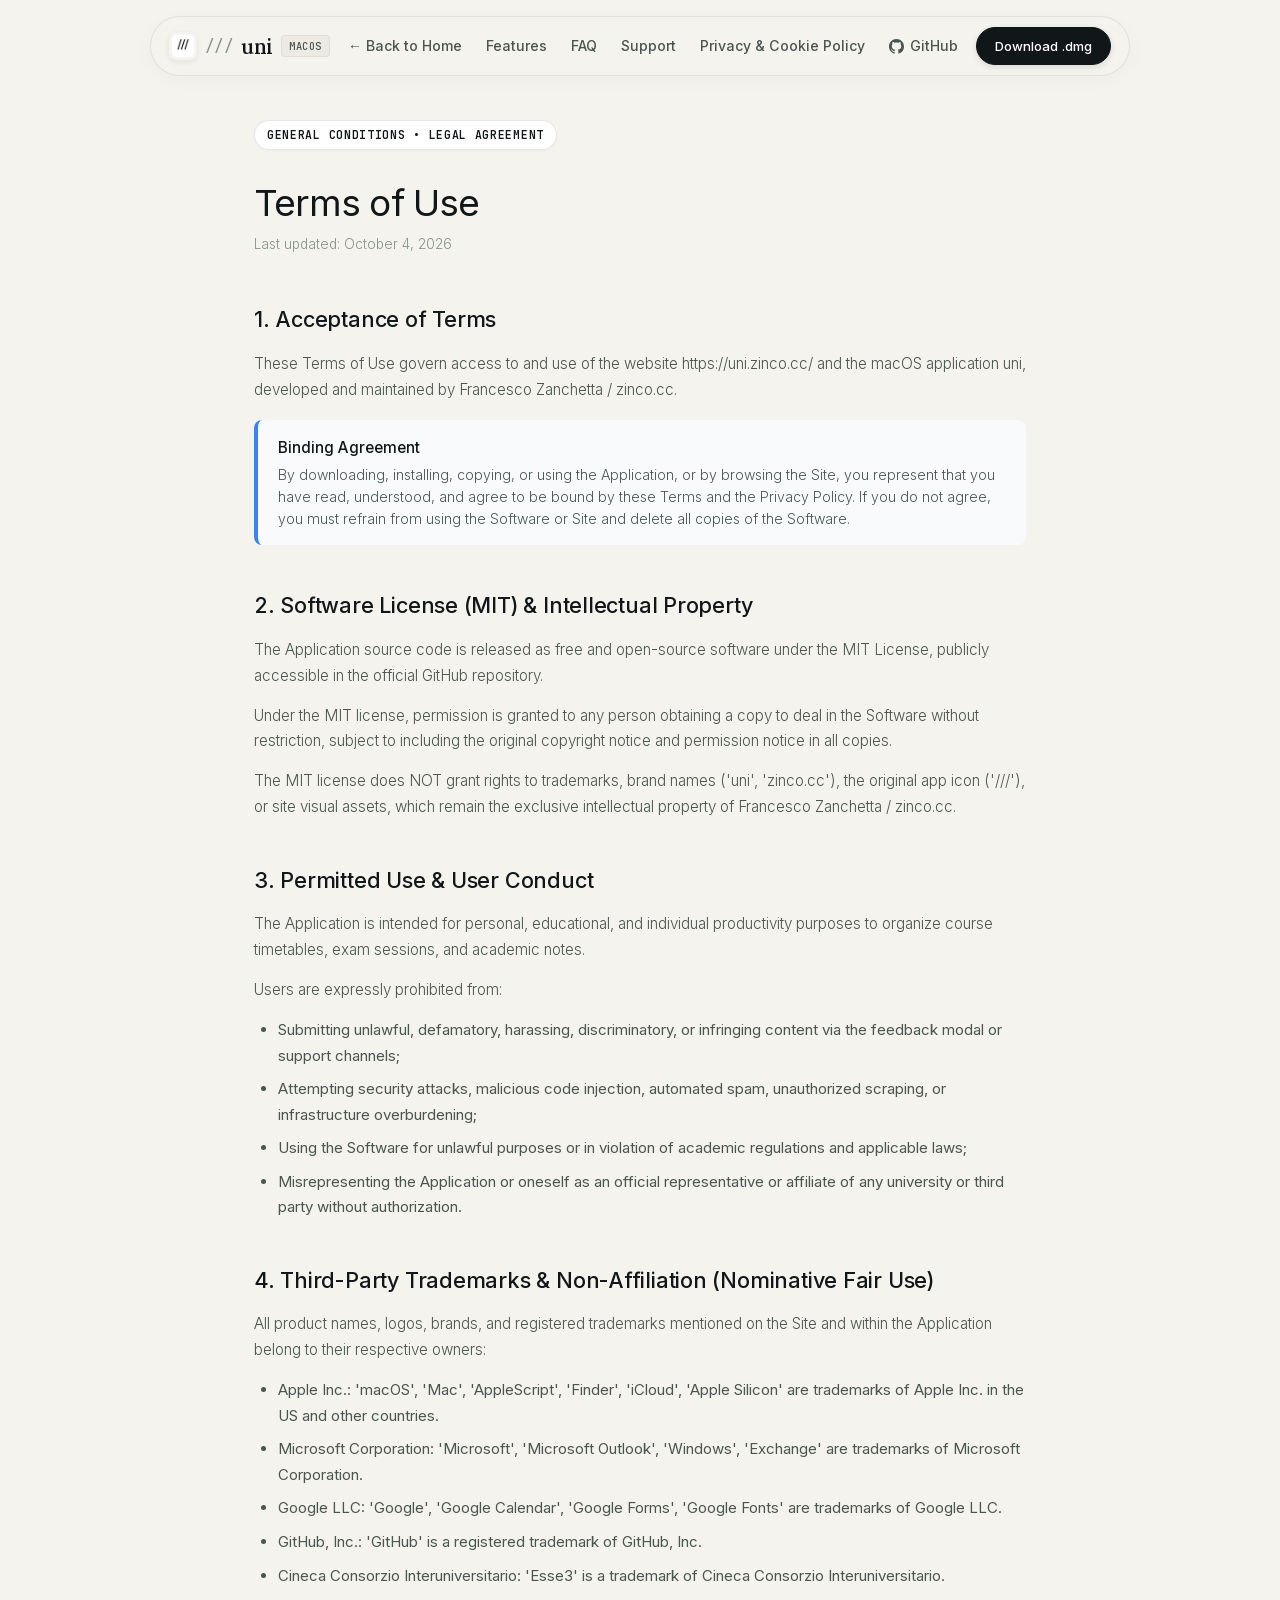
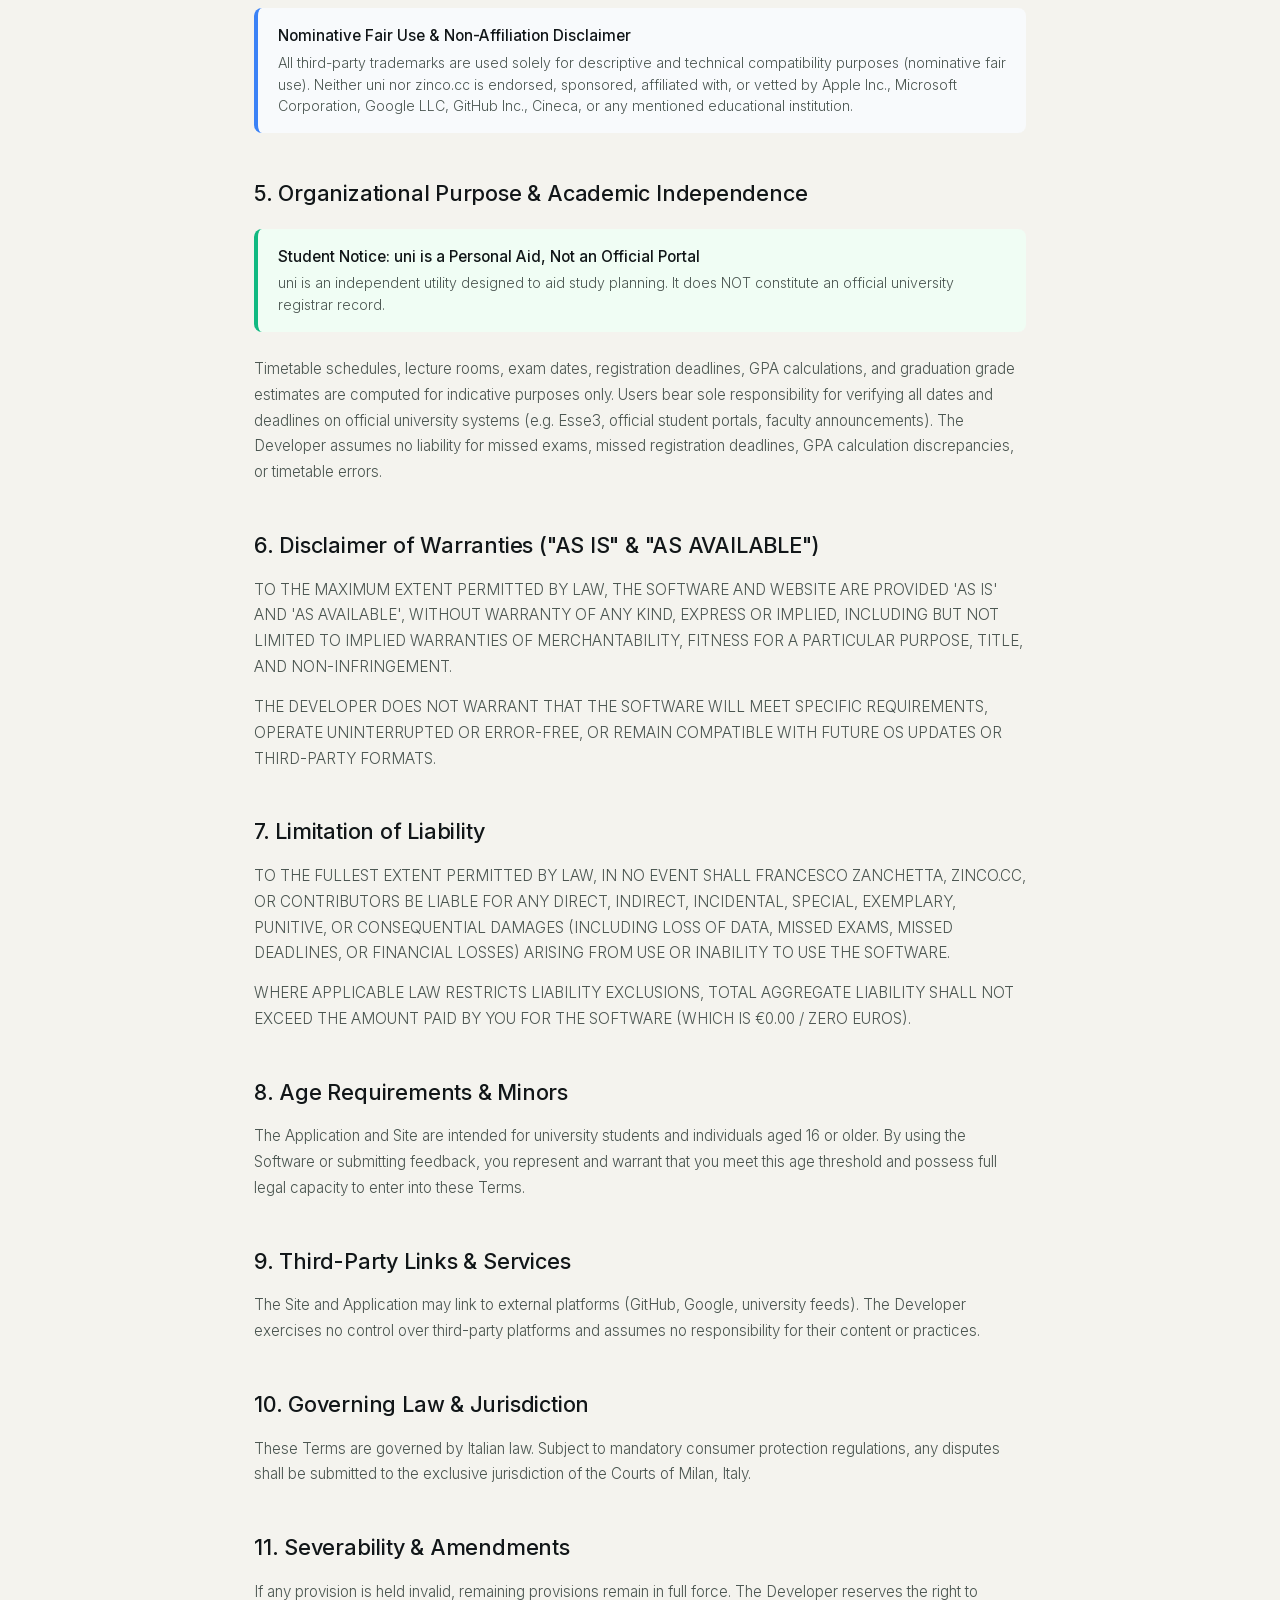
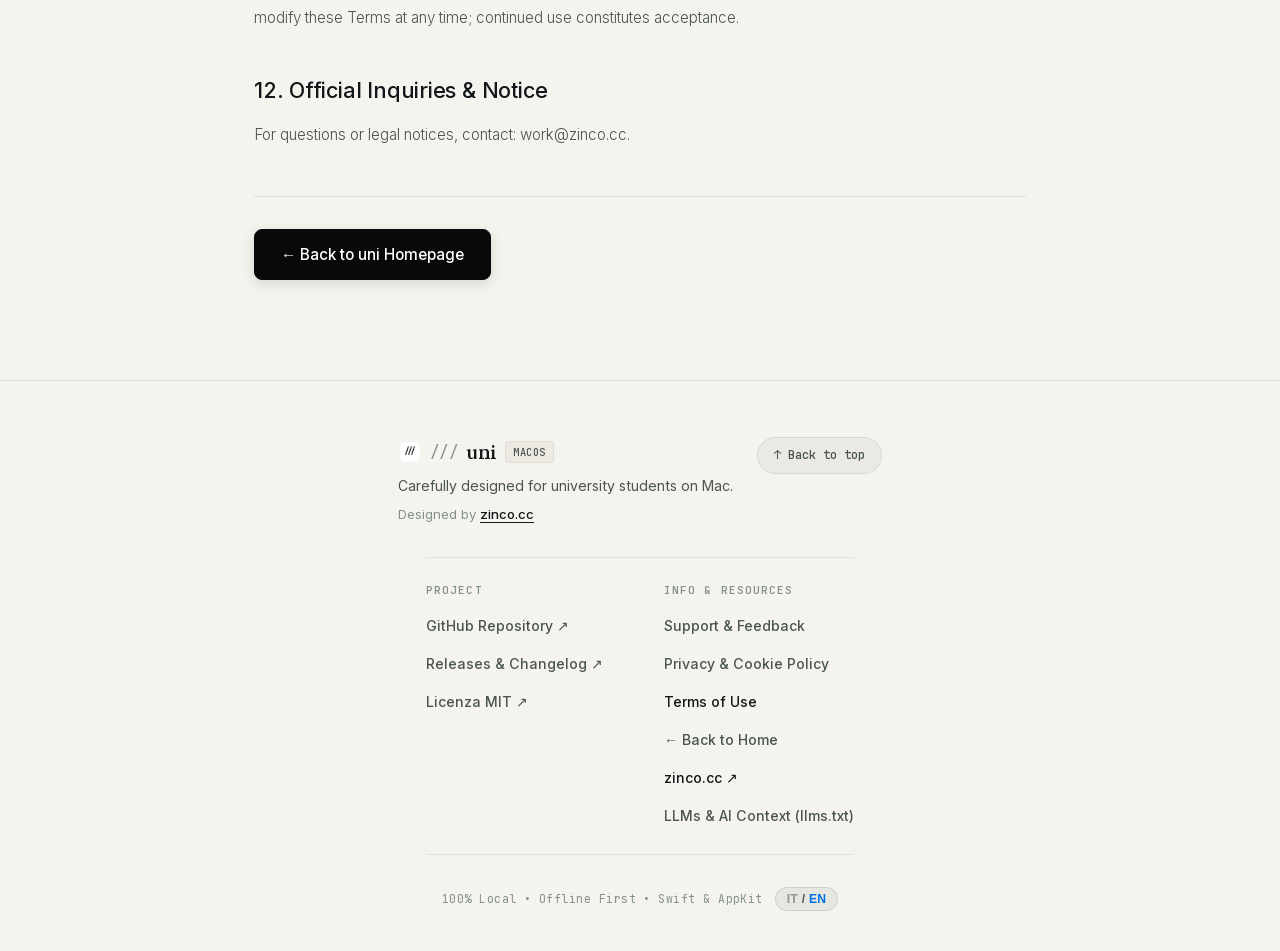
<file: docs/terms.html>
<!DOCTYPE html>
<html lang="it" data-theme="light">
<head>
  <meta charset="UTF-8">
  <meta name="viewport" content="width=device-width, initial-scale=1.0">
  <title>Termini di Servizio (Terms of Use) — uni for macOS</title>
  <meta name="description" content="Termini di Servizio e Condizioni d'Uso per l'applicazione macOS uni e il sito web uni.zinco.cc. Licenza MIT, limiti di responsabilità, marchi terzi e clausole d'uso.">
  <meta name="robots" content="index, follow">
  <meta name="theme-color" content="#F4F3EE">
  <link rel="canonical" href="https://uni.zinco.cc/terms.html">
  <link rel="manifest" href="site.webmanifest">

  <!-- Open Graph / Social Sharing -->
  <meta property="og:site_name" content="uni for macOS">
  <meta property="og:title" content="Termini di Servizio — uni for macOS">
  <meta property="og:description" content="Termini di Servizio e Condizioni d'Uso per l'applicazione uni e il sito ufficiale. Esclusioni di responsabilità, licenza software e informativa marchi.">
  <meta property="og:image" content="https://uni.zinco.cc/assets/screenshots/dashboard.png">
  <meta property="og:url" content="https://uni.zinco.cc/terms.html">
  <meta property="og:type" content="article">
  <meta property="og:locale" content="it_IT">

  <!-- Twitter / X Card -->
  <meta name="twitter:card" content="summary">
  <meta name="twitter:title" content="Termini di Servizio — uni for macOS">
  <meta name="twitter:description" content="Condizioni d'uso dell'applicazione accademica uni per macOS e del sito web ufficiale.">
  <meta name="twitter:image" content="https://uni.zinco.cc/assets/icon.png">

  <!-- Favicon -->
  <link rel="icon" type="image/png" href="assets/favicon.png">
  <link rel="apple-touch-icon" href="assets/icon.png">

  <!-- Structured Data: Schema.org JSON-LD -->
  <script type="application/ld+json">
  {
    "@context": "https://schema.org",
    "@type": "WebPage",
    "@id": "https://uni.zinco.cc/terms.html#webpage",
    "url": "https://uni.zinco.cc/terms.html",
    "name": "Termini di Servizio — uni for macOS",
    "description": "Termini di Servizio e Condizioni d'Uso per l'applicazione macOS uni e il sito web uni.zinco.cc.",
    "inLanguage": ["it", "en"],
    "breadcrumb": {
      "@type": "BreadcrumbList",
      "itemListElement": [
        {
          "@type": "ListItem",
          "position": 1,
          "name": "Home",
          "item": "https://uni.zinco.cc/"
        },
        {
          "@type": "ListItem",
          "position": 2,
          "name": "Termini di Servizio",
          "item": "https://uni.zinco.cc/terms.html"
        }
      ]
    }
  }
  </script>

  <!-- Self-Hosted Fonts: Inter & JetBrains Mono (imported via style.css) -->
  <link rel="stylesheet" href="style.css">
</head>
<body class="legal-page">
  <!-- Accessibility Skip Link -->
  <a href="#main-content" class="skip-link">Salta al contenuto principale</a>

  <!-- Navigation Header -->
  <header class="site-header">
    <nav class="nav-container">
      <a href="index.html" class="nav-brand">
        <img src="assets/icon.png" alt="uni app icon per macOS" class="brand-icon" width="28" height="28">
        <span class="brand-slash">///</span>
        <span class="brand-name">uni</span>
        <span class="brand-tag">macOS</span>
      </a>

      <div class="nav-links">
        <a href="index.html" data-i18n="nav_home">← Torna al sito</a>
        <a href="index.html#features" data-i18n="nav_features">Funzionalità</a>
        <a href="index.html#faq" data-i18n="nav_faq">FAQ</a>
        <a href="help.html" data-i18n="nav_help">Supporto</a>
        <a href="privacy.html" data-i18n="footer_privacy">Privacy Policy</a>
        <a href="https://github.com/zjncoo/uni" target="_blank" rel="noopener" class="nav-github-link">
          <svg class="gh-svg" viewBox="0 0 24 24" width="15" height="15" fill="currentColor">
            <path d="M12 0C5.37 0 0 5.37 0 12c0 5.31 3.435 9.795 8.205 11.385.6.105.825-.255.825-.57 0-.285-.015-1.23-.015-2.235-3.015.555-3.795-.735-4.035-1.41-.135-.345-.72-1.41-1.23-1.695-.42-.225-1.02-.78-.015-.795.945-.015 1.62.87 1.845 1.23 1.08 1.815 2.805 1.305 3.495.99.105-.78.42-1.305.765-1.605-2.67-.3-5.46-1.335-5.46-5.925 0-1.305.465-2.385 1.23-3.225-.12-.3-.54-1.53.12-3.18 0 0 1.005-.315 3.3 1.23.96-.27 1.98-.405 3-.405s2.04.135 3 .405c2.295-1.56 3.3-1.23 3.3-1.23.66 1.65.24 2.88.12 3.18.765.84 1.23 1.905 1.23 3.225 0 4.605-2.805 5.625-5.475 5.925.435.375.81 1.095.81 2.22 0 1.605-.015 2.895-.015 3.3 0 .315.225.69.825.57A12.02 12.02 0 0024 12c0-6.63-5.37-12-12-12z"/>
          </svg>
          <span>GitHub</span>
        </a>
      </div>

      <div class="nav-actions">
        <a href="index.html#download" class="btn-nav-download" data-i18n="nav_download">Scarica .dmg</a>
        <button class="nav-hamburger" id="navHamburger" aria-label="Menu di navigazione" aria-expanded="false" aria-controls="mobileMenu">
          <span class="hamburger-box">
            <span class="hamburger-bar top"></span>
            <span class="hamburger-bar bottom"></span>
          </span>
        </button>
      </div>
    </nav>
  </header>

  <!-- Fullscreen Mobile Navigation Menu Overlay -->
  <div class="mobile-menu-overlay" id="mobileMenu" aria-hidden="true">
    <div class="mobile-menu-container">
      <div class="mobile-menu-top">
        <span class="mobile-menu-eyebrow">SELEZIONI • MENU</span>
      </div>

      <nav class="mobile-menu-list">
        <a href="index.html" class="mobile-nav-item">
          <span class="item-num">01</span>
          <span class="item-label" data-i18n="nav_home">← Torna al sito</span>
          <span class="item-arrow">→</span>
        </a>
        <a href="index.html#features" class="mobile-nav-item">
          <span class="item-num">02</span>
          <span class="item-label" data-i18n="nav_features">Funzionalità</span>
          <span class="item-arrow">→</span>
        </a>
        <a href="help.html" class="mobile-nav-item">
          <span class="item-num">03</span>
          <span class="item-label" data-i18n="nav_help">Supporto</span>
          <span class="item-arrow">→</span>
        </a>
        <a href="privacy.html" class="mobile-nav-item">
          <span class="item-num">04</span>
          <span class="item-label" data-i18n="footer_privacy">Privacy Policy</span>
          <span class="item-arrow">→</span>
        </a>
        <a href="https://github.com/zjncoo/uni" target="_blank" rel="noopener" class="mobile-nav-item">
          <span class="item-num">05</span>
          <span class="item-label">GitHub</span>
          <span class="item-arrow">↗</span>
        </a>
      </nav>
    </div>
  </div>

  <!-- Legal Content -->
  <main class="legal-main" id="main-content">
    <div class="legal-container">
      <div class="legal-header">
        <span class="section-tag" data-i18n="terms_badge">Condizioni Generali • Accordo Legale</span>
        <h1 class="legal-title" data-i18n="terms_title">Termini di Servizio (Terms of Use)</h1>
        <p class="legal-updated" data-i18n="terms_updated">Ultimo aggiornamento: 4 Ottobre 2026</p>
      </div>

      <article class="legal-content">
        <!-- 1. ACCETTAZIONE DEI TERMINI -->
        <section class="legal-section">
          <h2 data-i18n="terms_sec1_title">1. Accettazione dei Termini</h2>
          <p data-i18n="terms_sec1_desc">
            I presenti Termini di Servizio ("Termini", "Condizioni") regolano l'accesso e l'utilizzo del sito web <strong>https://uni.zinco.cc/</strong> ("Sito") e dell'applicazione software per macOS denominata <strong>uni</strong> ("Applicazione" o "Software"), sviluppata e gestita da <strong>Francesco Zanchetta / zinco.cc</strong> ("Sviluppatore", "Titolare", "noi").
          </p>
          <div class="legal-callout">
            <strong data-i18n="terms_sec1_callout_title">Accordo Vincolante</strong>
            <p data-i18n="terms_sec1_callout_desc">
              Scaricando, installando, copiando o utilizzando l'Applicazione, ovvero navigando sul Sito, l'utente ("Utente", "tu") dichiara di aver letto, compreso e accettato integralmente i presenti Termini e l'<a href="privacy.html">Informativa sulla Privacy</a>. Qualora l'utente non intenda accettare i presenti Termini, deve astenersi dall'utilizzare il Software e il Sito ed eliminare ogni copia del Software in suo possesso.
            </p>
          </div>
        </section>

        <!-- 2. LICENZA SOFTWARE & PROPRIETÀ INTELLETTUALE -->
        <section class="legal-section">
          <h2 data-i18n="terms_sec2_title">2. Licenza Software (MIT) &amp; Proprietà Intellettuale</h2>
          <p data-i18n="terms_sec2_p1">
            Il codice sorgente dell'Applicazione è rilasciato come software libero e open-source con licenza <strong>MIT License</strong>, consultabile pubblicamente nella <a href="https://github.com/zjncoo/uni/blob/main/LICENSE" target="_blank" rel="noopener">repository ufficiale su GitHub</a>.
          </p>
          <p data-i18n="terms_sec2_p2">
            In base alla licenza MIT, è concesso a chiunque il permesso gratuito di ottenere una copia del software e della relativa documentazione per utilizzarlo, modificarlo, unirlo, pubblicarlo, distribuirlo, concederlo in sublicenza e/o venderne copie, a condizione che l'avviso di copyright originario e la dichiarazione di licenza siano inclusi in tutte le copie sostanziali del Software.
          </p>
          <p data-i18n="terms_sec2_p3">
            <strong>Marchi e Segni Distintivi:</strong> La concessione della licenza MIT sul codice sorgente non include il diritto di utilizzare o appropriarsi dei marchi commerciali, dei loghi distintivi, del brand design ("uni", "zinco.cc"), dell'iconografia originale dell'app ("///") o dei contenuti grafici ed editoriali del Sito, che restano di titolarità esclusiva di Francesco Zanchetta / zinco.cc.
          </p>
        </section>

        <!-- 3. USO CONSENTITO E CONDOTTA DELL'UTENTE -->
        <section class="legal-section">
          <h2 data-i18n="terms_sec3_title">3. Uso Consentito e Condotta dell'Utente</h2>
          <p data-i18n="terms_sec3_p1">
            L'Applicazione è uno strumento destinato a fini personali, accademici e di produttività individuale per la gestione di orari delle lezioni, corsi, esami e note universitarie.
          </p>
          <p data-i18n="terms_sec3_p2">È espressamente vietato all'utente:</p>
          <ul>
            <li data-i18n="terms_sec3_r1">Inviare tramite il modulo di feedback o i canali di supporto contenuti illeciti, diffamatori, minacciosi, ingiuriosi, discriminatori o che violino diritti di terzi;</li>
            <li data-i18n="terms_sec3_r2">Effettuare tentativi di attacco informatico, iniezione di codice malevolo, spam automatizzato, scraping non autorizzato o sovraccarico dell'infrastruttura del Sito o dei form di feedback;</li>
            <li data-i18n="terms_sec3_r3">Utilizzare il Software per scopi illeciti o in contrasto con i regolamenti universitari e le leggi vigenti;</li>
            <li data-i18n="terms_sec3_r4">Presentare l'Applicazione o se stessi come affiliati, rappresentanti o canali ufficiali di qualsiasi ateneo o ente terzo senza espressa autorizzazione.</li>
          </ul>
        </section>

        <!-- 4. MARCHI DI TERZE PARTI & NOMINATIVE FAIR USE -->
        <section class="legal-section">
          <h2 data-i18n="terms_sec4_title">4. Marchi di Terze Parti &amp; Clausola di Non Affiliazione (Nominative Fair Use)</h2>
          <p data-i18n="terms_sec4_p1">
            Tutti i nomi di prodotti, loghi, marchi e marchi registrati menzionati nel Sito e nell'Applicazione appartengono ai rispettivi proprietari:
          </p>
          <ul>
            <li data-i18n="terms_sec4_m1"><strong>Apple Inc.:</strong> "macOS", "Mac", "AppleScript", "Finder", "iCloud", "Apple Silicon" sono marchi o marchi registrati di Apple Inc. negli Stati Uniti e in altri paesi.</li>
            <li data-i18n="terms_sec4_m2"><strong>Microsoft Corporation:</strong> "Microsoft", "Microsoft Outlook", "Windows", "Exchange" sono marchi di Microsoft Corporation.</li>
            <li data-i18n="terms_sec4_m3"><strong>Google LLC:</strong> "Google", "Google Calendar", "Google Forms", "Google Fonts" sono marchi di Google LLC.</li>
            <li data-i18n="terms_sec4_m4"><strong>GitHub, Inc.:</strong> "GitHub" è un marchio registrato di GitHub, Inc.</li>
            <li data-i18n="terms_sec4_m5"><strong>Cineca Consorzio Interuniversitario:</strong> "Esse3" è un marchio o software registrato da Cineca Consorzio Interuniversitario.</li>
          </ul>
          <div class="legal-callout">
            <strong data-i18n="terms_sec4_disclaimer_title">Clausola di Non Affiliazione e Uso Descrittivo</strong>
            <p data-i18n="terms_sec4_disclaimer_desc">
              L'uso di tali denominazioni avviene esclusivamente in funzione <strong>descrittiva e di compatibilità tecnica</strong> (nominative fair use). Né uni né zinco.cc sono sponsorizzati, approvati, affiliati o associati in alcun modo ad Apple Inc., Microsoft Corporation, Google LLC, GitHub Inc., Cineca o a qualsiasi università o istituto accademico menzionato nel software o nella documentazione.
            </p>
          </div>
        </section>

        <!-- 5. VERIFICA AUTONOMA & RESPONSABILITÀ ACCADEMICA -->
        <section class="legal-section">
          <h2 data-i18n="terms_sec5_title">5. Finalità Organizzativa e Indipendenza dalle Segreterie Ufficiali</h2>
          <div class="legal-callout success">
            <strong data-i18n="terms_sec5_alert_title">Avvertenza per gli Studenti: uni è un Ausilio, non un Portale Istituzionale</strong>
            <p data-i18n="terms_sec5_alert_desc">
              uni è un'applicazione indipendente progettata per agevolare l'organizzazione dello studio. <strong>Non costituisce in nessun caso il registro ufficiale dell'ateneo.</strong>
            </p>
          </div>
          <p data-i18n="terms_sec5_desc">
            Orari delle lezioni, aule, appelli d'esame, scadenze di iscrizione, calcoli della media ponderata (GPA) e stime del voto di base di laurea sono elaborati a scopo meramente indicativo e orientativo.
            <strong>L'Utente ha l'onere esclusivo di verificare sempre date, orari, aule e scadenze sui portali ufficiali del proprio ateneo</strong> (es. Esse3, portale studenti, bacheca avvisi del docente o comunicazioni istituzionali).
            Lo Sviluppatore declina ogni responsabilità per eventuali esami persi, iscrizioni tardive, scadenze mancate, errori nel calcolo dei crediti formativi (CFU) o variazioni di calendario non tempestivamente riflesse nei feed iCal.
          </p>
        </section>

        <!-- 6. ESCLUSIONE DI GARANZIE ("AS IS") -->
        <section class="legal-section">
          <h2 data-i18n="terms_sec6_title">6. Esclusione di Garanzie ("AS IS" &amp; "AS AVAILABLE")</h2>
          <p data-i18n="terms_sec6_p1">
            NELLA MISURA MASSIMA CONSENTITA DALLA LEGGE APPLICABILE, IL SOFTWARE E IL SITO WEB SONO FORNITI <strong>"COSÌ COME SONO" ("AS IS")</strong> E <strong>"COME DISPONIBILI" ("AS AVAILABLE")</strong>, SENZA GARANZIE DI ALCUN TIPO, ESPLICITE O IMPLICITE, INCLUSE, A TITOLO ESEMPLIFICATIVO E NON ESAUSTIVO, LE GARANZIE IMPLICITE DI COMMERCIABILITÀ, IDONEITÀ PER UNO SCOPO PARTICOLARE, PRECISIONE, TITOLARITÀ E NON VIOLAZIONE DEI DIRITTI DI TERZI.
          </p>
          <p data-i18n="terms_sec6_p2">
            LO SVILUPPATORE NON GARANTISCE CHE LE FUNZIONALITÀ DEL SOFTWARE SODDISFINO SPECIFICI REQUISITI DELL'UTENTE, CHE IL FUNZIONAMENTO SIA ININTERROTTO, PRIVO DI ERRORI O IMMUNE DA VULNERABILITÀ, NÉ CHE I FORMATI DEGLI EVENTI ICAL O L'INTERAZIONE CON MICROSOFT OUTLOOK RIMANGANO COMPATIBILI A SEGUITO DI FUTURE MODIFICHE AI SISTEMI OPERATIVI O A SOFTWARE TERZI.
          </p>
        </section>

        <!-- 7. LIMITAZIONE DI RESPONSABILITÀ -->
        <section class="legal-section">
          <h2 data-i18n="terms_sec7_title">7. Limitazione di Responsabilità</h2>
          <p data-i18n="terms_sec7_p1">
            NELLA MISURA MASSIMA CONSENTITA DALLA LEGGE, IN NESSUN CASO FRANCESCO ZANCHETTA, ZINCO.CC O EVENTUALI COLLABORATORI POTRANNO ESSERE RITENUTI RESPONSABILI PER DANNI DIRETTI, INDIRETTI, INCIDENTALI, SPECIALI, ESEMPLARI, PUNITIVI O CONSEQUENZIALI (INCLUSI, MA NON LIMITATI A: PERDITA DI DATI, MALFUNZIONAMENTI DI SISTEMA, MANCATO SUPERAMENTO DI ESAMI O PROVE ACCADEMICHE, ISCRIZIONI MANCATE, DANNI ECONOMICI O MORALI), QUALUNQUE SIA LA CAUSA E IN BASE A QUALSIASI TEORIA DI RESPONSABILITÀ (CONTRATTUALE, EXTRACONTRATTUALE, COLPA O ALTRO), DERIVANTI IN QUALSIASI MODO DALL'USO DEL SOFTWARE O DEL SITO, ANCHE SE INFORMATI DELLA POSSIBILITÀ DI TALI DANNI.
          </p>
          <p data-i18n="terms_sec7_p2">
            QUALORA IN DETERMINATE GIURISDIZIONI NON SIA AMMESSA L'ESCLUSIONE O LA LIMITAZIONE TOTALE DI DETERMINATE RESPONSABILITÀ, LA RESPONSABILITÀ COMPLESSIVA MASSIMA DEL TITOLARE NEI CONFRONTI DELL'UTENTE SARÀ IN OGNI CASO LIMITATA ALL'IMPORTO EFFETTIVAMENTE CORRISPOSTO DALL'UTENTE PER L'UTILIZZO DEL SOFTWARE (CHE È PARI A €0,00 - ZERO EURO).
          </p>
        </section>

        <!-- 8. REQUISITI DI ETÀ & MINORI -->
        <section class="legal-section">
          <h2 data-i18n="terms_sec8_title">8. Requisiti di Età e Minori</h2>
          <p data-i18n="terms_sec8_desc">
            L'Applicazione e il Sito sono rivolti a utenti universitari e a un pubblico maggiorenne o che abbia compiuto almeno <strong>16 anni</strong>. Utilizzando il Software o inviando segnalazioni di feedback, l'Utente dichiara e garantisce di possedere l'età richiesta e la piena capacità giuridica di sottoscrivere il presente accordo.
          </p>
        </section>

        <!-- 9. COLLEGAMENTI E SERVIZI TERZI -->
        <section class="legal-section">
          <h2 data-i18n="terms_sec9_title">9. Collegamenti a Siti e Servizi di Terze Parti</h2>
          <p data-i18n="terms_sec9_desc">
            Il Sito e l'Applicazione possono contenere link verso piattaforme esterne (GitHub, Google, calendari ateneo). Lo Sviluppatore non esercita alcun controllo su tali siti e declina ogni responsabilità per i contenuti, le politiche sulla privacy o le pratiche operative di soggetti terzi.
          </p>
        </section>

        <!-- 10. LEGGE APPLICABILE E FORO COMPETENTE -->
        <section class="legal-section">
          <h2 data-i18n="terms_sec10_title">10. Legge Applicabile e Foro Competente</h2>
          <p data-i18n="terms_sec10_desc">
            I presenti Termini sono disciplinati e interpretati in conformità alla <strong>legge italiana</strong>.
            Fatti salvi i diritti inderogabili attribuiti agli utenti consumatori dalla normativa comunitaria (D.Lgs. 206/2005 - Codice del Consumo e Regolamento UE 1215/2012 - Bruxelles I bis), per qualsiasi controversia nascente dall'interpretazione, esecuzione o validità dei presenti Termini sarà competente in via esclusiva il <strong>Foro di Milano</strong> (Italia).
          </p>
        </section>

        <!-- 11. CLAUSOLA SALVATORIA & MODIFICHE -->
        <section class="legal-section">
          <h2 data-i18n="terms_sec11_title">11. Clausola Salvatoria e Modifiche ai Termini</h2>
          <p data-i18n="terms_sec11_desc">
            L'eventuale nullità, inefficacia o inapplicabilità di una qualsiasi clausola dei presenti Termini non inficia la validità delle restanti disposizioni, che continueranno a produrre pieni effetti.
            Il Titolare si riserva il diritto di modificare i presenti Termini in qualsiasi momento. L'utilizzo continuato del Software o del Sito successivamente alla pubblicazione delle modifiche costituisce integrale accettazione delle nuove condizioni.
          </p>
        </section>

        <!-- 12. CONTATTI -->
        <section class="legal-section">
          <h2 data-i18n="terms_sec12_title">12. Contatti Ufficiali</h2>
          <p data-i18n="terms_sec12_desc">
            Per domande, chiarimenti sui presenti Termini o segnalazioni legali, è possibile contattare lo sviluppatore via email all'indirizzo: <a href="mailto:work@zinco.cc"><strong>work@zinco.cc</strong></a>.
          </p>
        </section>
      </article>

      <div class="legal-back-row">
        <a href="index.html" class="btn-primary" data-i18n="btn_back_home">
          <span>← Torna alla Homepage di uni</span>
        </a>
      </div>
    </div>
  </main>

  <!-- Footer -->
  <footer class="site-footer">
    <div class="container footer-content">
      <div class="footer-top-row">
        <div class="footer-left">
          <div class="footer-brand">
            <img src="assets/icon.png" alt="uni app icon" class="footer-icon" width="24" height="24" loading="lazy" decoding="async">
            <span class="brand-slash">///</span>
            <span class="brand-name">uni</span>
            <span class="brand-tag">macOS</span>
          </div>
          <p class="footer-desc" data-i18n="footer_sub">Progettata con cura per gli studenti universitari su Mac.</p>
          <p class="footer-credit" data-i18n="footer_credit">Designed by <a href="https://zinco.cc" target="_blank" rel="noopener">zinco.cc</a></p>
        </div>

        <div class="footer-back-to-top">
          <a href="#" class="btn-back-to-top" id="btnBackToTop" aria-label="Torna in cima alla pagina">
            <span data-i18n="footer_back_to_top">↑ Torna in cima</span>
          </a>
        </div>
      </div>

      <div class="footer-links-grid">
        <div class="footer-links-col">
          <span class="footer-col-title" data-i18n="footer_col_project">Progetto</span>
          <a href="https://github.com/zjncoo/uni" target="_blank" rel="noopener">GitHub Repository ↗</a>
          <a href="https://github.com/zjncoo/uni/releases" target="_blank" rel="noopener">Releases &amp; Changelog ↗</a>
          <a href="https://github.com/zjncoo/uni/blob/main/LICENSE" target="_blank" rel="noopener">Licenza MIT ↗</a>
        </div>
        <div class="footer-links-col">
          <span class="footer-col-title" data-i18n="footer_col_resources">Info &amp; Risorse</span>
          <a href="help.html" data-i18n="footer_help">Supporto &amp; Feedback</a>
          <a href="privacy.html" data-i18n="footer_privacy">Privacy &amp; Cookie Policy</a>
          <a href="terms.html" style="font-weight: 500; color: var(--text-primary);" data-i18n="footer_terms">Termini di Servizio</a>
          <a href="index.html" data-i18n="nav_home">← Torna al sito</a>
          <a href="https://zinco.cc" target="_blank" rel="noopener" class="footer-portfolio-link">zinco.cc ↗</a>
          <a href="llms.txt" target="_blank" rel="noopener">LLMs &amp; AI Context (llms.txt)</a>
        </div>
      </div>

      <div class="footer-bottom-bar">
        <span class="footer-legal-tag" data-i18n="footer_tagline">100% Locale • Offline First • Swift &amp; AppKit</span>
        <button class="btn-lang-toggle" id="langSwitch" type="button" aria-label="Cambia lingua / Switch language">
          <span class="lang-option" data-lang="it">IT</span>
          <span>/</span>
          <span class="lang-option" data-lang="en">EN</span>
        </button>
      </div>
    </div>
  </footer>

  <script src="app.js"></script>
</body>
</html>
</file>
<file: docs/style.css>
/* ===================================================================
   uni — Official Showcase Stylesheet
   Crafted with refined Apple macOS Light Mode aesthetics
   =================================================================== */

@import url('fonts/fonts.css');

:root {
  --font-serif: 'IBM Plex Serif', Georgia, serif;
  --font-sans: 'Inter', -apple-system, BlinkMacSystemFont, 'SF Pro Display', 'SF Pro Text', 'Segoe UI', Roboto, sans-serif;
  --font-mono: 'JetBrains Mono', SFMono-Regular, Menlo, Monaco, Consolas, monospace;

  /* Color Palette - Minimalist Studio Editorial (Inspired by Image 2) */
  --bg-canvas: #F4F3EE;
  --bg-subtle: #ECEAE3;
  --bg-card: #FFFFFF;
  --bg-card-hover: #FCFCFA;
  --bg-elevated: #FFFFFF;

  --pastel-pistachio: #D5EE9B;
  --pastel-sage: #C2D6C7;
  --pastel-sand: #EFEAD8;
  --pastel-charcoal: #111618;
  --pastel-sky: #D1E5F2;

  --accent-blue: #0071E3;
  --accent-blue-hover: #005BB5;
  --accent-blue-subtle: #EBF4FE;
  --accent-blue-border: rgba(0, 113, 227, 0.2);

  --text-primary: #111618;
  --text-secondary: #4A5550;
  --text-muted: #84928A;

  --border-subtle: rgba(17, 22, 24, 0.06);
  --border-medium: rgba(17, 22, 24, 0.1);
  --border-hover: rgba(17, 22, 24, 0.2);

  --shadow-sm: 0 1px 3px rgba(0, 0, 0, 0.03);
  --shadow-md: 0 4px 16px rgba(0, 0, 0, 0.04);
  --shadow-lg: 0 16px 36px -6px rgba(0, 0, 0, 0.06);
  --shadow-card: 0 12px 32px -8px rgba(17, 22, 24, 0.06);

  /* Easing */
  --ease-spring: cubic-bezier(0.16, 1, 0.3, 1);
  --ease-smooth: cubic-bezier(0.4, 0, 0.2, 1);
  --transition-fast: 0.15s var(--ease-smooth);
  --transition-spring: 0.35s var(--ease-spring);
}

*, *::before, *::after {
  box-sizing: border-box;
  margin: 0;
  padding: 0;
}

/* Accessibility Skip Link for Keyboard Navigation & Screen Readers */
.skip-link {
  position: absolute;
  top: -100px;
  left: 20px;
  background: #111618;
  color: #FFFFFF;
  padding: 10px 18px;
  border-radius: 9999px;
  font-size: 0.82rem;
  font-weight: 500;
  text-decoration: none;
  z-index: 10000;
  transition: top 0.2s cubic-bezier(0.16, 1, 0.3, 1);
  box-shadow: 0 4px 14px rgba(17, 22, 24, 0.25);
}

.skip-link:focus {
  top: 16px;
  outline: 2px solid #0071E3;
  outline-offset: 2px;
}

html {
  scroll-behavior: smooth;
  color-scheme: light;
  font-family: var(--font-sans);
  background-color: var(--bg-canvas);
  color: var(--text-primary);
  line-height: 1.55;
  -webkit-font-smoothing: antialiased;
  -moz-osx-font-smoothing: grayscale;
}

body {
  overflow-x: hidden;
  position: relative;
  min-height: 100vh;
  background-color: var(--bg-canvas);
}

.container {
  width: 100%;
  max-width: 1140px;
  margin: 0 auto;
  padding: 0 24px;
  position: relative;
  z-index: 1;
}

/* Typography Utilities */
h1, h2, h3, h4 {
  font-family: var(--font-sans);
  color: var(--text-primary);
  letter-spacing: -0.025em;
  font-weight: 450;
}

/* ===================================================================
   Header & Glass Navbar
   =================================================================== */
.site-header {
  position: sticky;
  top: 16px;
  z-index: 100;
  padding: 0 24px;
}

.nav-container {
  max-width: 980px;
  margin: 0 auto;
  display: flex;
  align-items: center;
  justify-content: space-between;
  padding: 10px 18px;
  background: rgba(244, 243, 238, 0.88);
  backdrop-filter: blur(20px);
  -webkit-backdrop-filter: blur(20px);
  border: 1px solid rgba(17, 22, 24, 0.08);
  border-radius: 9999px;
  box-shadow: 0 4px 20px -2px rgba(17, 22, 24, 0.04);
  transition: all var(--transition-fast);
}

.nav-container:hover {
  border-color: rgba(17, 22, 24, 0.16);
  box-shadow: 0 6px 24px rgba(17, 22, 24, 0.06);
}

.nav-brand {
  display: flex;
  align-items: center;
  gap: 8px;
  text-decoration: none;
  color: var(--text-primary);
}

.brand-icon {
  width: 28px;
  height: 28px;
  border-radius: 7px;
  box-shadow: 0 2px 6px rgba(0, 0, 0, 0.08);
  transition: transform var(--transition-spring);
}

.nav-brand:hover .brand-icon {
  transform: scale(1.05);
}

.brand-slash {
  font-family: var(--font-mono);
  font-weight: 400;
  font-size: 1rem;
  letter-spacing: -0.04em;
  color: var(--text-muted);
}

.brand-name {
  font-family: var(--font-serif);
  font-weight: 500;
  font-size: 1.25rem;
  letter-spacing: -0.02em;
}

.brand-tag {
  font-family: var(--font-mono);
  font-size: 0.65rem;
  font-weight: 500;
  padding: 2px 7px;
  border-radius: 4px;
  background: var(--bg-subtle);
  border: 1px solid var(--border-subtle);
  color: var(--text-secondary);
  letter-spacing: 0.06em;
  text-transform: uppercase;
}

.nav-links {
  display: flex;
  align-items: center;
  gap: 24px;
}

.nav-links a {
  color: var(--text-secondary);
  text-decoration: none;
  font-size: 0.88rem;
  font-weight: 450;
  transition: color var(--transition-fast);
  display: inline-flex;
  align-items: center;
  gap: 6px;
}

.nav-links a:hover {
  color: var(--text-primary);
}

.nav-actions {
  display: flex;
  align-items: center;
}

.btn-nav-download {
  display: inline-flex;
  align-items: center;
  justify-content: center;
  padding: 8px 18px;
  background: #111618;
  color: #FFFFFF;
  text-decoration: none;
  font-size: 0.82rem;
  font-weight: 500;
  border-radius: 9999px;
  border: 1px solid #111618;
  box-shadow: 0 2px 6px rgba(17, 22, 24, 0.12);
  transition: all var(--transition-fast);
  white-space: nowrap;
}

.btn-nav-download:hover {
  background: #272F32;
  border-color: #272F32;
  transform: translateY(-1px);
}

/* -------------------------------------------------------------------
   Mobile Hamburger Toggle
   ------------------------------------------------------------------- */
.nav-hamburger {
  display: none;
  align-items: center;
  justify-content: center;
  width: 38px;
  height: 38px;
  border-radius: 9999px;
  background: #111618;
  border: 1px solid #111618;
  cursor: pointer;
  padding: 0;
  box-shadow: 0 2px 8px rgba(17, 22, 24, 0.12);
  transition: all var(--transition-fast);
  position: relative;
  z-index: 102;
  -webkit-tap-highlight-color: transparent;
}

.nav-hamburger:hover {
  background: #272F32;
  border-color: #272F32;
  transform: scale(1.04);
}

.hamburger-box {
  width: 16px;
  height: 10px;
  position: relative;
  display: flex;
  flex-direction: column;
  justify-content: space-between;
}

.hamburger-bar {
  display: block;
  width: 100%;
  height: 1.5px;
  background-color: #FFFFFF;
  border-radius: 2px;
  transition: transform 0.26s cubic-bezier(0.16, 1, 0.3, 1), opacity 0.2s ease;
  transform-origin: center;
}

.nav-hamburger.is-open .hamburger-bar.top {
  transform: translateY(4.25px) rotate(45deg);
}

.nav-hamburger.is-open .hamburger-bar.bottom {
  transform: translateY(-4.25px) rotate(-45deg);
}

/* -------------------------------------------------------------------
   Fullscreen Mobile Menu Overlay
   ------------------------------------------------------------------- */
.mobile-menu-overlay {
  position: fixed;
  inset: 0;
  width: 100vw;
  height: 100vh;
  height: 100dvh;
  background: rgba(244, 243, 238, 0.98);
  backdrop-filter: blur(28px);
  -webkit-backdrop-filter: blur(28px);
  z-index: 99;
  display: flex;
  flex-direction: column;
  opacity: 0;
  visibility: hidden;
  pointer-events: none;
  transition: opacity 0.28s cubic-bezier(0.16, 1, 0.3, 1), visibility 0.28s ease;
  overflow-y: auto;
  -webkit-overflow-scrolling: touch;
}

.mobile-menu-overlay.is-open {
  opacity: 1;
  visibility: visible;
  pointer-events: auto;
}

.mobile-menu-container {
  display: flex;
  flex-direction: column;
  justify-content: space-between;
  min-height: 100%;
  padding: 95px 24px 32px;
  max-width: 480px;
  margin: 0 auto;
  width: 100%;
  box-sizing: border-box;
}

.mobile-menu-top {
  display: flex;
  align-items: center;
  justify-content: space-between;
  padding-bottom: 12px;
}

.mobile-menu-eyebrow {
  font-family: var(--font-mono);
  font-size: 0.68rem;
  letter-spacing: 0.12em;
  text-transform: uppercase;
  color: var(--text-muted);
  font-weight: 500;
}

.mobile-menu-list {
  display: flex;
  flex-direction: column;
  margin-top: 12px;
  margin-bottom: auto;
}

.mobile-nav-item {
  display: flex;
  align-items: center;
  padding: 20px 4px;
  border-bottom: 1px solid rgba(17, 22, 24, 0.08);
  text-decoration: none;
  color: var(--text-primary);
  transition: transform 0.2s ease, color 0.2s ease;
}

.mobile-nav-item:active {
  background: rgba(17, 22, 24, 0.03);
}

.mobile-nav-item .item-num {
  font-family: var(--font-mono);
  font-size: 0.76rem;
  color: var(--text-muted);
  width: 32px;
  flex-shrink: 0;
  letter-spacing: 0.04em;
}

.mobile-nav-item .item-label {
  font-family: var(--font-serif);
  font-size: 1.75rem;
  font-weight: 500;
  letter-spacing: -0.02em;
  flex: 1;
}

.mobile-nav-item .item-arrow {
  font-family: var(--font-mono);
  font-size: 1.25rem;
  color: var(--text-muted);
  transition: transform 0.2s ease, color 0.2s ease;
}

.mobile-nav-item:hover .item-arrow,
.mobile-nav-item:focus .item-arrow {
  transform: translateX(4px);
  color: var(--text-primary);
}

/* Tactile info card in mobile menu */
.mobile-menu-card {
  margin-top: 36px;
  background: #FFFFFF;
  border: 1px solid rgba(17, 22, 24, 0.08);
  border-radius: 20px;
  padding: 20px 22px;
  box-shadow: 0 4px 20px rgba(17, 22, 24, 0.04);
}

.mobile-card-badge {
  display: inline-flex;
  align-items: center;
  gap: 6px;
  font-family: var(--font-mono);
  font-size: 0.68rem;
  font-weight: 600;
  letter-spacing: 0.06em;
  text-transform: uppercase;
  color: #111618;
  background: #EFEAD8;
  padding: 4px 10px;
  border-radius: 9999px;
  margin-bottom: 12px;
}

.mobile-badge-glyph {
  font-size: 0.85rem;
}

.mobile-card-msg {
  font-size: 0.86rem;
  line-height: 1.5;
  color: var(--text-secondary);
  margin: 0 0 16px 0;
  font-weight: 400;
}

.mobile-copy-btn {
  width: 100%;
  display: flex;
  align-items: center;
  justify-content: center;
  gap: 8px;
  padding: 12px 18px;
  border-radius: 9999px;
  background: #111618;
  color: #FFFFFF;
  border: 1px solid #111618;
  font-family: var(--font-sans);
  font-size: 0.84rem;
  font-weight: 500;
  cursor: pointer;
  transition: all var(--transition-fast);
  -webkit-tap-highlight-color: transparent;
}

.mobile-copy-btn:hover,
.mobile-copy-btn:active {
  background: #272F32;
  border-color: #272F32;
}

.mobile-copy-btn.copied {
  background: #2E5C38;
  border-color: #2E5C38;
}

.mobile-copy-btn .copy-icon {
  font-size: 0.95rem;
}

/* ===================================================================
   Hero Section
   =================================================================== */
.hero-section {
  padding: 60px 0 30px;
}

.hero-content {
  text-align: center;
  max-width: 820px;
  margin: 0 auto;
}

.hero-badge {
  display: inline-flex;
  align-items: center;
  gap: 8px;
  padding: 4px 12px 4px 8px;
  background: #FFFFFF;
  border: 1px solid var(--border-medium);
  border-radius: 6px;
  font-family: var(--font-mono);
  font-size: 0.78rem;
  font-weight: 500;
  color: var(--text-secondary);
  box-shadow: var(--shadow-sm);
  margin-bottom: 24px;
}

.badge-tag {
  font-size: 0.68rem;
  font-weight: 600;
  padding: 2px 7px;
  border-radius: 4px;
  background: var(--accent-blue-subtle);
  color: var(--accent-blue);
  text-transform: uppercase;
  letter-spacing: 0.06em;
}

.hero-title {
  font-size: clamp(2.6rem, 5.8vw, 4.4rem);
  line-height: 1.08;
  font-weight: 650;
  margin-bottom: 22px;
  color: var(--text-primary);
  letter-spacing: -0.04em;
}

.hero-title-accent {
  font-family: var(--font-serif);
  font-style: italic;
  font-weight: 400;
  color: var(--accent-blue);
  background: none;
  -webkit-text-fill-color: initial;
}

.hero-subtitle {
  font-size: clamp(1.05rem, 1.8vw, 1.25rem);
  line-height: 1.65;
  color: var(--text-secondary);
  font-weight: 400;
  letter-spacing: -0.005em;
  margin-bottom: 34px;
  max-width: 700px;
  margin-left: auto;
  margin-right: auto;
}

.hero-actions {
  display: flex;
  align-items: center;
  justify-content: center;
  gap: 14px;
  margin-bottom: 44px;
  flex-wrap: wrap;
}

/* Primary Obsidian Button */
.btn-primary {
  display: inline-flex;
  align-items: center;
  gap: 12px;
  padding: 13px 26px;
  background: #09090b;
  color: #FFFFFF;
  text-decoration: none;
  border-radius: 8px;
  border: 1px solid #09090b;
  font-weight: 500;
  font-size: 0.95rem;
  box-shadow: 0 4px 14px rgba(0, 0, 0, 0.12);
  transition: all var(--transition-fast);
}

.btn-primary:hover {
  background: #18181b;
  transform: translateY(-1px);
  box-shadow: 0 6px 18px rgba(0, 0, 0, 0.16);
}

.btn-primary:active {
  transform: translateY(0);
}

.btn-primary .btn-text {
  display: flex;
  flex-direction: column;
  align-items: flex-start;
  text-align: left;
}

.btn-primary .btn-text strong {
  font-size: 0.92rem;
  line-height: 1.2;
  font-weight: 450;
}

.btn-primary .btn-text small {
  font-size: 0.72rem;
  opacity: 0.8;
  font-weight: 300;
}

/* Secondary White Card Button */
.btn-secondary {
  display: inline-flex;
  align-items: center;
  gap: 8px;
  padding: 13px 22px;
  background: #FFFFFF;
  color: var(--text-primary);
  text-decoration: none;
  border-radius: 8px;
  font-weight: 500;
  font-size: 0.92rem;
  border: 1px solid var(--border-medium);
  box-shadow: 0 1px 3px rgba(0, 0, 0, 0.04);
  transition: all var(--transition-fast);
}

.btn-secondary:hover {
  background: var(--bg-card-hover);
  border-color: var(--border-hover);
  transform: translateY(-1px);
}

.btn-secondary .btn-text {
  display: flex;
  flex-direction: column;
  align-items: flex-start;
  text-align: left;
}

.btn-secondary .btn-text strong {
  font-size: 0.92rem;
  line-height: 1.2;
  font-weight: 500;
}

.btn-secondary .btn-text small {
  font-size: 0.72rem;
  opacity: 0.75;
  font-weight: 400;
}

/* Stats Row */
.hero-stats {
  display: inline-flex;
  align-items: center;
  background: #FFFFFF;
  border: 1px solid var(--border-medium);
  border-radius: 12px;
  padding: 18px 36px;
  box-shadow: 0 4px 16px rgba(15, 23, 42, 0.04);
  gap: 36px;
  margin-bottom: 50px;
  flex-wrap: wrap;
  justify-content: center;
}

.stat-item {
  display: flex;
  flex-direction: column;
  align-items: center;
  gap: 4px;
}

.stat-value {
  font-family: var(--font-mono);
  font-size: 1.45rem;
  font-weight: 600;
  color: var(--text-primary);
  letter-spacing: -0.02em;
}

.stat-label {
  font-size: 0.72rem;
  color: var(--text-muted);
  font-weight: 500;
  text-transform: uppercase;
  letter-spacing: 0.06em;
}

.stat-divider {
  width: 1px;
  height: 32px;
  background-color: var(--border-subtle);
}

/* ===================================================================
   Editorial Minimalist Architecture (Inspired by Image 2 - Studio Style)
   =================================================================== */

.editorial-muted {
  color: var(--text-muted);
  font-weight: 400;
}

/* Clean Hero Visual Showcase Card (Bottom of Left Phone in Image 2) */
.hero-visual-card {
  max-width: 980px;
  margin: 40px auto 0;
  background: #FFFFFF;
  border-radius: 32px;
  overflow: hidden;
  box-shadow: 0 24px 60px -15px rgba(17, 22, 24, 0.08), 0 1px 3px rgba(17, 22, 24, 0.04);
  border: 1px solid rgba(17, 22, 24, 0.06);
  line-height: 0;
  transition: transform var(--transition-spring), box-shadow var(--transition-spring);
}

.hero-visual-card:hover {
  transform: translateY(-3px);
  box-shadow: 0 32px 70px -18px rgba(17, 22, 24, 0.12);
}

.hero-visual-img {
  width: 100%;
  height: auto;
  display: block;
}

/* Signature White Squircle Badge (From Image 2 Cards) */
.card-badge {
  width: 48px;
  height: 48px;
  background: #FFFFFF;
  border-radius: 14px;
  display: inline-flex;
  align-items: center;
  justify-content: center;
  color: #111618;
  margin-bottom: 24px;
  box-shadow: 0 2px 8px rgba(0, 0, 0, 0.04);
  flex-shrink: 0;
}

.card-badge svg {
  display: block;
}

/* ===================================================================
   Features Bento Grid Section (Tactile Pastel Cards from Image 2)
   =================================================================== */
.features-section {
  padding: 100px 0 80px;
  background: var(--bg-canvas);
  border-top: 1px solid rgba(17, 22, 24, 0.05);
}

.section-header-center {
  text-align: center;
  max-width: 680px;
  margin: 0 auto 54px;
}

.section-tag {
  display: inline-block;
  font-family: var(--font-mono);
  font-size: 0.72rem;
  font-weight: 600;
  color: var(--text-primary);
  background: #FFFFFF;
  border: 1px solid var(--border-medium);
  padding: 5px 12px;
  border-radius: 9999px;
  text-transform: uppercase;
  letter-spacing: 0.06em;
  margin-bottom: 16px;
  box-shadow: var(--shadow-sm);
}

.section-title-center {
  font-size: clamp(2.1rem, 4vw, 3rem);
  font-weight: 550;
  letter-spacing: -0.03em;
  line-height: 1.15;
  margin-bottom: 16px;
  color: var(--text-primary);
}

.section-subtitle-center {
  font-size: 1.1rem;
  color: var(--text-secondary);
  font-weight: 400;
  line-height: 1.6;
}

.bento-grid {
  display: grid;
  grid-template-columns: repeat(3, 1fr);
  gap: 24px;
}

.bento-wide {
  grid-column: span 2;
}

/* Individual Pastel Bento Cards */
.bento-card {
  border-radius: 30px;
  padding: 38px 34px;
  display: flex;
  flex-direction: column;
  justify-content: space-between;
  gap: 28px;
  transition: transform var(--transition-fast), box-shadow var(--transition-fast);
  position: relative;
  overflow: hidden;
}

.bento-card:hover {
  transform: translateY(-3px);
  box-shadow: 0 16px 36px -6px rgba(17, 22, 24, 0.08);
}

/* 1. Pistachio / Lime Card (#D5EE9B) */
.bento-card.card-pistachio {
  background-color: #D5EE9B;
  color: #1B2D0E;
}

.bento-card.card-pistachio .bento-tag {
  color: #2D4816;
}

.bento-card.card-pistachio h3 {
  color: #122108;
}

.bento-card.card-pistachio p {
  color: #283F15;
}

/* 2. Sage / Mint Gray Card (#C2D6C7) */
.bento-card.card-sage {
  background-color: #C2D6C7;
  color: #172E21;
}

.bento-card.card-sage .bento-tag {
  color: #244633;
}

.bento-card.card-sage h3 {
  color: #0E1F16;
}

.bento-card.card-sage p {
  color: #234231;
}

/* 3. Warm Sand / Linen Card (#EFEAD8) */
.bento-card.card-sand {
  background-color: #EFEAD8;
  color: #2E2818;
}

.bento-card.card-sand .bento-tag {
  color: #483E26;
}

.bento-card.card-sand h3 {
  color: #1F1A10;
}

.bento-card.card-sand p {
  color: #413723;
}

/* 4. Deep Matte Charcoal Card (#111618) */
.bento-card.card-charcoal {
  background-color: #111618;
  color: #F8FAFC;
}

.bento-card.card-charcoal .card-badge {
  background: #FFFFFF;
  color: #111618;
}

.bento-card.card-charcoal .bento-tag {
  color: #94A3B8;
}

.bento-card.card-charcoal h3 {
  color: #FFFFFF;
}

.bento-card.card-charcoal p {
  color: #CBD5E1;
}

/* 5. Soft Sky Blue Card (#D1E5F2) */
.bento-card.card-sky {
  background-color: #D1E5F2;
  color: #142F44;
}

.bento-card.card-sky .bento-tag {
  color: #1C4463;
}

.bento-card.card-sky h3 {
  color: #0B1C2A;
}

.bento-card.card-sky p {
  color: #21435F;
}

.bento-header {
  display: flex;
  flex-direction: column;
  gap: 10px;
}

.bento-tag {
  font-family: var(--font-mono);
  font-size: 0.72rem;
  font-weight: 600;
  text-transform: uppercase;
  letter-spacing: 0.08em;
}

.bento-header h3 {
  font-size: 1.4rem;
  line-height: 1.25;
  font-weight: 600;
  letter-spacing: -0.025em;
}

.bento-header p {
  font-size: 0.98rem;
  font-weight: 400;
  line-height: 1.6;
}

/* Bento Screenshot Showcase with Hover Zoom */
.bento-screenshot-wrapper {
  position: relative;
  width: 100%;
  border-radius: 20px;
  overflow: hidden;
  background: #FFFFFF;
  border: 1px solid rgba(17, 22, 24, 0.08);
  box-shadow: 0 4px 16px rgba(0, 0, 0, 0.04);
  cursor: zoom-in;
  transition: transform 0.35s cubic-bezier(0.16, 1, 0.3, 1), box-shadow 0.35s cubic-bezier(0.16, 1, 0.3, 1);
}

.bento-screenshot-wrapper:hover {
  transform: translateY(-4px) scale(1.015);
  box-shadow: 0 16px 36px rgba(0, 0, 0, 0.12), 0 4px 12px rgba(0, 0, 0, 0.06);
  border-color: var(--border-hover);
}

.bento-img {
  display: block;
  width: 100%;
  height: auto;
  aspect-ratio: 16 / 10;
  object-fit: cover;
  object-position: top center;
  transition: transform 0.5s cubic-bezier(0.16, 1, 0.3, 1), filter 0.35s ease;
}

.bento-screenshot-wrapper:hover .bento-img {
  transform: scale(1.035);
}

.screenshot-hover-overlay {
  position: absolute;
  inset: 0;
  background: linear-gradient(to top, rgba(15, 23, 42, 0.8) 0%, rgba(15, 23, 42, 0.15) 50%, transparent 100%);
  display: flex;
  align-items: flex-end;
  justify-content: flex-end;
  padding: 16px 20px;
  opacity: 0;
  transition: opacity 0.3s ease;
  pointer-events: none;
}

.bento-screenshot-wrapper:hover .screenshot-hover-overlay {
  opacity: 1;
}

.screenshot-hover-overlay .zoom-icon {
  font-size: 0.95rem;
  margin-right: 6px;
}

.screenshot-hover-overlay .zoom-text {
  font-size: 0.82rem;
  font-weight: 500;
  color: #FFFFFF;
  letter-spacing: 0.01em;
  background: rgba(255, 255, 255, 0.15);
  backdrop-filter: blur(8px);
  -webkit-backdrop-filter: blur(8px);
  padding: 6px 14px;
  border-radius: 20px;
  border: 1px solid rgba(255, 255, 255, 0.25);
  display: inline-flex;
  align-items: center;
}

/* Screenshot Fullscreen Lightbox Modal */
.screenshot-lightbox {
  position: fixed;
  inset: 0;
  z-index: 9999;
  display: flex;
  align-items: center;
  justify-content: center;
  padding: 24px;
  opacity: 0;
  pointer-events: none;
  transition: opacity 0.3s cubic-bezier(0.16, 1, 0.3, 1);
}

.screenshot-lightbox.active {
  opacity: 1;
  pointer-events: auto;
}

.lightbox-backdrop {
  position: absolute;
  inset: 0;
  background: rgba(15, 23, 42, 0.88);
  backdrop-filter: blur(14px);
  -webkit-backdrop-filter: blur(14px);
}

.lightbox-dialog {
  position: relative;
  z-index: 1;
  max-width: 1280px;
  width: 100%;
  max-height: 92vh;
  display: flex;
  flex-direction: column;
  align-items: center;
  transform: scale(0.92);
  transition: transform 0.35s cubic-bezier(0.16, 1, 0.3, 1);
}

.screenshot-lightbox.active .lightbox-dialog {
  transform: scale(1);
}

.lightbox-close-btn {
  position: absolute;
  top: -48px;
  right: 0;
  background: rgba(255, 255, 255, 0.14);
  border: 1px solid rgba(255, 255, 255, 0.25);
  color: #FFFFFF;
  width: 38px;
  height: 38px;
  border-radius: 50%;
  font-size: 1.1rem;
  display: flex;
  align-items: center;
  justify-content: center;
  cursor: pointer;
  transition: background 0.2s ease, transform 0.2s ease;
}

.lightbox-close-btn:hover {
  background: rgba(255, 255, 255, 0.28);
  transform: scale(1.08);
}

.lightbox-img-wrapper {
  width: 100%;
  border-radius: 14px;
  overflow: hidden;
  box-shadow: 0 25px 60px -12px rgba(0, 0, 0, 0.6);
  border: 1px solid rgba(255, 255, 255, 0.18);
  background: #0F172A;
}

.lightbox-image {
  display: block;
  width: 100%;
  height: auto;
  max-height: 80vh;
  object-fit: contain;
}

.lightbox-caption {
  margin-top: 14px;
  font-size: 0.95rem;
  font-weight: 450;
  color: rgba(255, 255, 255, 0.9);
  letter-spacing: 0.01em;
}

.cal-sync-row {
  display: flex;
  align-items: center;
  gap: 12px;
}

.cal-sync-row .sync-icon {
  font-size: 1.2rem;
}

.cal-sync-row div {
  flex: 1;
  display: flex;
  flex-direction: column;
}

.cal-sync-row strong {
  font-size: 0.82rem;
  font-weight: 400;
  color: var(--text-primary);
}

.cal-sync-row small {
  font-size: 0.72rem;
  font-weight: 300;
  color: var(--text-muted);
}

.sync-status-badge {
  font-size: 0.7rem;
  font-weight: 450;
  background: #ECFDF5;
  color: #059669;
  padding: 3px 8px;
  border-radius: 4px;
}

.mail-badge-preview {
  display: flex;
  align-items: center;
  gap: 8px;
  font-size: 0.82rem;
  font-weight: 450;
  color: var(--text-secondary);
}

.mail-check-icon {
  width: 20px;
  height: 20px;
  border-radius: 50%;
  background: #ECFDF5;
  color: #059669;
  display: flex;
  align-items: center;
  justify-content: center;
  font-size: 0.75rem;
  font-weight: 500;
}

.file-drop-box {
  display: flex;
  flex-direction: column;
  align-items: center;
  justify-content: center;
  text-align: center;
  gap: 4px;
  padding: 14px;
}

.file-drop-icon {
  font-size: 1.8rem;
}

.file-drop-box strong {
  font-size: 0.85rem;
  font-weight: 400;
  color: var(--text-primary);
}

.file-drop-box small {
  font-size: 0.72rem;
  font-weight: 300;
  color: var(--text-muted);
}

.mini-pill {
  display: inline-flex;
  align-items: center;
  gap: 8px;
  padding: 6px 14px;
  background: #FFFFFF;
  border: 1px solid rgba(0, 0, 0, 0.08);
  border-radius: 9999px;
  box-shadow: var(--shadow-sm);
  font-size: 0.8rem;
  color: var(--text-primary);
}

.shortcuts-row {
  display: grid;
  grid-template-columns: repeat(3, 1fr);
  gap: 12px;
}

.shortcut-box {
  display: flex;
  flex-direction: column;
  align-items: center;
  gap: 6px;
  padding: 10px;
  background: #FFFFFF;
  border: 1px solid rgba(0, 0, 0, 0.06);
  border-radius: 8px;
  text-align: center;
}

.shortcut-box kbd {
  font-family: var(--font-mono);
  font-size: 0.78rem;
  font-weight: 400;
  background: var(--bg-subtle);
  border: 1px solid rgba(0, 0, 0, 0.1);
  padding: 3px 8px;
  border-radius: 4px;
  color: var(--text-primary);
  box-shadow: 0 1px 1px rgba(0, 0, 0, 0.04);
}

.shortcut-box span {
  font-size: 0.74rem;
  font-weight: 350;
  color: var(--text-secondary);
}

.gpa-card-preview {
  display: grid;
  grid-template-columns: repeat(3, 1fr);
  gap: 10px;
}

.gpa-preview-item {
  display: flex;
  flex-direction: column;
  align-items: center;
  gap: 2px;
  padding: 12px 8px;
  background: #FFFFFF;
  border: 1px solid rgba(0, 0, 0, 0.07);
  border-radius: 8px;
  text-align: center;
}

.gpa-preview-item .gpa-tag {
  font-size: 0.65rem;
  font-weight: 400;
  color: var(--text-muted);
  text-transform: uppercase;
  letter-spacing: 0.04em;
}

.gpa-preview-item strong {
  font-size: 1.15rem;
  color: var(--text-primary);
  font-weight: 320;
  letter-spacing: -0.02em;
}

.gpa-preview-item.highlight {
  background: #F4F4F5;
  border-color: rgba(0, 0, 0, 0.1);
}

.gpa-preview-item.highlight strong {
  color: #18181B;
}

/* ===================================================================
   Download Section & DMG Showcase
   =================================================================== */
.download-section {
  padding: 100px 0 120px;
  background: var(--bg-canvas);
}

.download-card {
  background: #FFFFFF;
  border: 1px solid var(--border-medium);
  border-radius: 28px;
  padding: 64px 44px;
  text-align: center;
  box-shadow: 0 16px 40px -10px rgba(15, 23, 42, 0.05);
  max-width: 840px;
  margin: 0 auto;
  position: relative;
}

.download-app-icon {
  width: 72px;
  height: 72px;
  border-radius: 16px;
  box-shadow: 0 8px 24px rgba(0, 0, 0, 0.08);
  border: 1px solid var(--border-subtle);
  margin-bottom: 22px;
}

.download-title {
  font-family: var(--font-sans);
  font-size: clamp(2rem, 3.8vw, 2.8rem);
  font-weight: 500;
  letter-spacing: -0.03em;
  margin-bottom: 12px;
  color: var(--text-primary);
}

.download-desc {
  font-size: 1.05rem;
  color: var(--text-secondary);
  font-weight: 400;
  max-width: 580px;
  margin: 0 auto 36px;
  line-height: 1.65;
}

.download-buttons {
  display: flex;
  align-items: center;
  justify-content: center;
  gap: 14px;
  flex-wrap: wrap;
  margin-bottom: 28px;
}

.btn-large {
  padding: 14px 26px;
  border-radius: 8px;
}

/* DMG Showcase Clean Riquadro Frame */
.dmg-showcase-container {
  margin: 36px auto 32px;
  max-width: 620px;
}

.dmg-riquadro-frame {
  background: #FFFFFF;
  border-radius: 24px;
  border: 1px solid rgba(15, 23, 42, 0.08);
  box-shadow: 0 16px 36px -8px rgba(15, 23, 42, 0.08), 0 1px 3px rgba(15, 23, 42, 0.02);
  overflow: hidden;
  line-height: 0;
  transition: transform var(--transition-spring), box-shadow var(--transition-spring);
}

.dmg-riquadro-frame:hover {
  transform: translateY(-2px);
  box-shadow: 0 24px 48px -10px rgba(15, 23, 42, 0.12);
}

.dmg-mockup-img {
  width: 100%;
  height: auto;
  display: block;
}

.dmg-showcase-hint {
  font-size: 0.8rem;
  font-weight: 300;
  color: var(--text-muted);
  margin-top: 14px;
  line-height: 1.45;
}

.install-steps {
  display: flex;
  align-items: center;
  justify-content: center;
  gap: 16px;
  font-size: 0.82rem;
  font-weight: 300;
  color: var(--text-secondary);
  flex-wrap: wrap;
}

.step {
  display: flex;
  align-items: center;
  gap: 6px;
  font-weight: 300;
}

.step-num {
  width: 20px;
  height: 20px;
  border-radius: 50%;
  background: var(--bg-subtle);
  border: 1px solid rgba(0, 0, 0, 0.1);
  font-weight: 450;
  font-size: 0.72rem;
  display: flex;
  align-items: center;
  justify-content: center;
}

.step-arrow {
  color: var(--text-muted);
}

/* ===================================================================
   Footer
   =================================================================== */
.site-footer {
  padding: 48px 0;
  border-top: 1px solid var(--border-medium);
  background: var(--bg-canvas);
}

.footer-content {
  display: flex;
  align-items: center;
  justify-content: space-between;
  flex-wrap: wrap;
  gap: 20px;
}

.footer-left {
  display: flex;
  flex-direction: column;
  gap: 4px;
}

/* ===================================================================
   Footer (Mobile-Optimized & Editorial)
   =================================================================== */
.site-footer {
  padding: 56px 0 max(40px, calc(24px + env(safe-area-inset-bottom)));
  border-top: 1px solid var(--border-medium);
  background: var(--bg-canvas);
}

.footer-content {
  display: flex;
  flex-direction: column;
  gap: 32px;
}

.footer-top-row {
  display: flex;
  align-items: flex-start;
  justify-content: space-between;
  gap: 24px;
  flex-wrap: wrap;
}

.footer-left {
  display: flex;
  flex-direction: column;
  gap: 6px;
  max-width: 440px;
}

.footer-brand {
  display: flex;
  align-items: center;
  gap: 8px;
}

.footer-brand .brand-name {
  font-family: var(--font-serif);
  font-weight: 500;
  font-size: 1.2rem;
  letter-spacing: -0.02em;
  color: var(--text-primary);
}

.footer-brand .brand-tag {
  font-family: var(--font-mono);
  font-size: 0.65rem;
  font-weight: 500;
  padding: 2px 7px;
  border-radius: 4px;
  background: var(--bg-subtle);
  border: 1px solid var(--border-subtle);
  color: var(--text-secondary);
  letter-spacing: 0.06em;
  text-transform: uppercase;
}

.footer-icon {
  width: 24px;
  height: 24px;
  border-radius: 6px;
}

.footer-desc {
  font-size: 0.88rem;
  line-height: 1.5;
  color: var(--text-secondary);
  margin: 2px 0 0;
}

.footer-credit {
  font-size: 0.82rem;
  color: var(--text-muted);
  margin-top: 2px;
}

.footer-credit a {
  color: var(--text-primary);
  text-decoration: underline;
  text-underline-offset: 3px;
  font-weight: 500;
  transition: opacity var(--transition-fast);
}

.footer-credit a:hover {
  opacity: 0.75;
}

/* Back to top button */
.footer-back-to-top {
  flex-shrink: 0;
}

.btn-back-to-top {
  display: inline-flex;
  align-items: center;
  gap: 6px;
  font-family: var(--font-mono);
  font-size: 0.76rem;
  font-weight: 500;
  color: var(--text-secondary);
  text-decoration: none;
  padding: 8px 16px;
  border-radius: 9999px;
  background: rgba(17, 22, 24, 0.04);
  border: 1px solid rgba(17, 22, 24, 0.08);
  box-shadow: 0 1px 3px rgba(17, 22, 24, 0.02);
  transition: all var(--transition-fast);
  -webkit-tap-highlight-color: transparent;
}

.btn-back-to-top:hover,
.btn-back-to-top:active {
  background: #111618;
  color: #FFFFFF;
  border-color: #111618;
  transform: translateY(-1px);
}

/* Footer Links Grid */
.footer-links-grid {
  display: grid;
  grid-template-columns: repeat(2, 1fr);
  gap: 32px 48px;
  padding: 24px 0;
  border-top: 1px solid rgba(17, 22, 24, 0.08);
  border-bottom: 1px solid rgba(17, 22, 24, 0.08);
}

.footer-links-col {
  display: flex;
  flex-direction: column;
  gap: 10px;
}

.footer-col-title {
  font-family: var(--font-mono);
  font-size: 0.68rem;
  letter-spacing: 0.1em;
  text-transform: uppercase;
  color: var(--text-muted);
  font-weight: 600;
  margin-bottom: 4px;
}

.footer-links-col a {
  font-size: 0.88rem;
  font-weight: 450;
  color: var(--text-secondary);
  text-decoration: none;
  transition: color var(--transition-fast);
  display: inline-flex;
  align-items: center;
  min-height: 28px;
}

.footer-links-col a:hover {
  color: var(--text-primary);
}

.footer-links-col .footer-portfolio-link {
  color: var(--text-primary);
  font-weight: 500;
}

/* Footer Bottom Bar */
.footer-bottom-bar {
  display: flex;
  align-items: center;
  justify-content: space-between;
  flex-wrap: wrap;
  gap: 12px;
}

.footer-legal-tag {
  font-family: var(--font-mono);
  font-size: 0.72rem;
  color: var(--text-muted);
  letter-spacing: 0.04em;
}

/* Footer Language Switcher */
.btn-lang-toggle {
  background: rgba(17, 22, 24, 0.05);
  border: 1px solid rgba(17, 22, 24, 0.1);
  border-radius: 9999px;
  padding: 4px 11px;
  font-size: 0.76rem;
  font-weight: 550;
  cursor: pointer;
  color: var(--text-secondary);
  display: inline-flex;
  align-items: center;
  gap: 4px;
  transition: all var(--transition-fast);
}

.btn-lang-toggle:hover {
  background: rgba(17, 22, 24, 0.09);
  color: var(--text-primary);
}

.btn-lang-toggle .lang-option {
  opacity: 0.55;
  transition: opacity 0.15s ease, color 0.15s ease;
}

.btn-lang-toggle .lang-option.active {
  opacity: 1;
  color: var(--accent-blue, #0071E3);
  font-weight: 650;
}

/* ===================================================================
   FAQ Section (Schema & SEO Optimized)
   =================================================================== */
.faq-section {
  padding: 90px 0 110px;
  background: var(--bg-subtle);
  border-top: 1px solid var(--border-subtle);
}

.faq-accordion-container {
  max-width: 780px;
  margin: 40px auto 0;
  display: flex;
  flex-direction: column;
  gap: 14px;
}

.faq-item {
  background: #FFFFFF;
  border: 1px solid var(--border-medium);
  border-radius: 18px;
  overflow: hidden;
  box-shadow: 0 2px 8px rgba(15, 23, 42, 0.03);
  transition: border-color var(--transition-fast), box-shadow var(--transition-fast);
}

.faq-item:hover {
  border-color: var(--border-hover);
  box-shadow: var(--shadow-md);
}

.faq-item[open] {
  border-color: var(--text-primary);
  box-shadow: var(--shadow-md);
}

.faq-question {
  display: flex;
  align-items: center;
  justify-content: space-between;
  padding: 18px 22px;
  font-size: 0.98rem;
  font-weight: 500;
  color: var(--text-primary);
  cursor: pointer;
  user-select: none;
  list-style: none;
  transition: color var(--transition-fast);
}

.faq-question::-webkit-details-marker {
  display: none;
}

.faq-question:focus-visible {
  outline: 2px solid var(--text-primary);
  outline-offset: -2px;
}

.faq-icon {
  font-size: 0.85rem;
  font-weight: 600;
  color: var(--text-primary);
  background: var(--bg-subtle);
  border: 1px solid var(--border-medium);
  width: 28px;
  height: 28px;
  border-radius: 50%;
  display: inline-flex;
  align-items: center;
  justify-content: center;
  transition: transform 0.3s cubic-bezier(0.16, 1, 0.3, 1), background 0.2s ease, color 0.2s ease;
  flex-shrink: 0;
  margin-left: 12px;
}

.faq-item[open] .faq-icon {
  transform: rotate(180deg);
  background: #09090b;
  color: #FFFFFF;
  border-color: #09090b;
}

.faq-answer {
  padding: 0 22px 20px;
  border-top: 1px solid var(--border-subtle);
}

.faq-answer p {
  font-size: 0.92rem;
  line-height: 1.65;
  color: var(--text-secondary);
  font-weight: 400;
  margin: 14px 0 0;
}

/* ===================================================================
   Legal & Privacy Policy Pages
   =================================================================== */
.legal-main {
  padding: 60px 0 100px;
  background: var(--bg-canvas);
  min-height: 80vh;
}

.legal-container {
  max-width: 820px;
  margin: 0 auto;
  padding: 0 24px;
}

.legal-header {
  margin-bottom: 48px;
  text-align: left;
}

.legal-title {
  font-size: 2.3rem;
  font-weight: 400;
  color: var(--text-primary);
  margin-top: 14px;
  margin-bottom: 8px;
  letter-spacing: -0.025em;
  line-height: 1.25;
}

.legal-updated {
  font-size: 0.85rem;
  color: var(--text-muted);
  font-weight: 300;
}

.legal-section {
  margin-bottom: 44px;
}

.legal-section h2 {
  font-size: 1.35rem;
  font-weight: 500;
  color: var(--text-primary);
  margin-bottom: 14px;
  letter-spacing: -0.01em;
}

.legal-section h3 {
  font-size: 1.05rem;
  font-weight: 500;
  color: var(--text-primary);
  margin: 22px 0 12px;
}

.legal-section p {
  font-size: 0.95rem;
  line-height: 1.7;
  color: var(--text-secondary);
  margin-bottom: 14px;
  font-weight: 350;
}

.legal-section ul {
  margin: 14px 0 20px 24px;
  color: var(--text-secondary);
  line-height: 1.7;
  font-size: 0.94rem;
}

.legal-section li {
  margin-bottom: 8px;
}

.legal-callout {
  background: #F8FAFC;
  border-left: 4px solid #3B82F6;
  padding: 16px 20px;
  border-radius: 8px;
  margin: 18px 0 24px;
}

.legal-callout strong {
  display: block;
  font-size: 0.95rem;
  font-weight: 500;
  color: var(--text-primary);
  margin-bottom: 4px;
}

.legal-callout p {
  font-size: 0.88rem;
  color: var(--text-secondary);
  margin: 0;
  line-height: 1.55;
}

.legal-callout.success {
  border-left-color: #10B981;
  background: #F0FDF4;
}

.cookie-table-wrapper {
  overflow-x: auto;
  margin: 22px 0 26px;
  border: 1px solid rgba(0, 0, 0, 0.08);
  border-radius: 12px;
  background: #FFFFFF;
}

.cookie-table {
  width: 100%;
  border-collapse: collapse;
  text-align: left;
  font-size: 0.85rem;
}

.cookie-table th {
  background: #F8FAFC;
  padding: 12px 16px;
  font-weight: 500;
  color: var(--text-primary);
  border-bottom: 1px solid rgba(0, 0, 0, 0.08);
  font-size: 0.78rem;
  text-transform: uppercase;
  letter-spacing: 0.03em;
}

.cookie-table td {
  padding: 14px 16px;
  border-bottom: 1px solid rgba(0, 0, 0, 0.05);
  color: var(--text-secondary);
  vertical-align: top;
  line-height: 1.55;
}

.cookie-table tr:last-child td {
  border-bottom: none;
}

.cookie-table code {
  font-family: var(--font-mono);
  font-size: 0.78rem;
  background: var(--bg-subtle);
  padding: 2px 6px;
  border-radius: 4px;
  color: var(--text-primary);
}

.badge-tech {
  display: inline-block;
  padding: 3px 8px;
  border-radius: 4px;
  font-size: 0.72rem;
  font-weight: 500;
  background: #EFF6FF;
  color: #1D4ED8;
  white-space: nowrap;
}

.legal-back-row {
  margin-top: 48px;
  padding-top: 32px;
  border-top: 1px solid rgba(0, 0, 0, 0.08);
}

/* ===================================================================
   Mobile Warning & Toast Feedback
   =================================================================== */
.mobile-only-warning {
  display: none;
}

.mobile-toast {
  position: fixed;
  bottom: 24px;
  left: 50%;
  transform: translateX(-50%) translateY(40px);
  background: #111618;
  color: #FFFFFF;
  padding: 12px 20px;
  border-radius: 9999px;
  box-shadow: 0 10px 30px rgba(17, 22, 24, 0.25);
  z-index: 1000;
  display: flex;
  align-items: center;
  gap: 10px;
  font-size: 0.82rem;
  font-weight: 450;
  max-width: 92vw;
  width: max-content;
  opacity: 0;
  visibility: hidden;
  pointer-events: none;
  transition: all 0.3s cubic-bezier(0.16, 1, 0.3, 1);
  border: 1px solid rgba(255, 255, 255, 0.12);
}

.mobile-toast.is-visible {
  transform: translateX(-50%) translateY(0);
  opacity: 1;
  visibility: visible;
  pointer-events: auto;
}

.toast-content {
  display: flex;
  align-items: center;
  gap: 8px;
}

.toast-icon {
  font-size: 0.95rem;
  color: #EFEAD8;
}

/* ===================================================================
   Responsive Breakpoints
   =================================================================== */
@media (max-width: 900px) {
  .bento-grid {
    grid-template-columns: 1fr;
  }

  .bento-wide {
    grid-column: span 1;
  }

  .nav-links {
    display: none;
  }

  /* Remove download button on mobile & display hamburger */
  .btn-nav-download {
    display: none !important;
  }

  .nav-hamburger {
    display: flex;
  }

  /* Disable download buttons on mobile with clear warning state */
  .hero-actions #heroDownloadBtn,
  .download-buttons #mainDownloadBtn,
  .download-buttons #zipDownloadBtn {
    opacity: 0.58;
    background: #E8E7E0 !important;
    color: #6A6D67 !important;
    border-color: rgba(17, 22, 24, 0.14) !important;
    box-shadow: none !important;
    cursor: not-allowed;
  }

  .hero-actions #heroDownloadBtn:hover,
  .download-buttons #mainDownloadBtn:hover,
  .download-buttons #zipDownloadBtn:hover {
    transform: none !important;
    background: #E8E7E0 !important;
    color: #6A6D67 !important;
  }

  .hero-actions #heroDownloadBtn .btn-icon,
  .download-buttons #mainDownloadBtn .btn-icon,
  .download-buttons #zipDownloadBtn .btn-icon {
    opacity: 0.55;
  }

  .mobile-only-warning {
    display: inline-flex;
    align-items: center;
    justify-content: center;
    gap: 8px;
    margin: 14px auto 0;
    padding: 7px 15px;
    background: rgba(17, 22, 24, 0.05);
    border: 1px solid rgba(17, 22, 24, 0.09);
    border-radius: 9999px;
    font-size: 0.76rem;
    color: var(--text-secondary);
    font-weight: 450;
    max-width: 100%;
    text-align: center;
  }

  .mobile-only-warning .warning-badge-dot {
    width: 6px;
    height: 6px;
    border-radius: 50%;
    background: #D97706;
    flex-shrink: 0;
  }
}

@media (max-width: 600px) {
  .site-header {
    top: 10px;
    padding: 0 12px;
  }

  .nav-container {
    padding: 7px 12px;
  }

  .brand-slash,
  .brand-tag {
    display: none;
  }

  .nav-brand {
    gap: 6px;
  }

  .brand-icon {
    width: 25px;
    height: 25px;
  }

  .brand-name {
    font-size: 1.15rem;
  }

  .mobile-menu-container {
    padding: 85px 18px 24px;
  }

  .mobile-nav-item .item-label {
    font-size: 1.5rem;
  }

  .hero-stats {
    gap: 16px;
    padding: 12px 18px;
  }

  .stat-divider {
    display: none;
  }

  .hero-visual-card {
    border-radius: 20px;
    margin-top: 28px;
  }

  .bento-card {
    border-radius: 24px;
    padding: 28px 22px;
  }

  .card-badge {
    width: 42px;
    height: 42px;
    border-radius: 12px;
    margin-bottom: 20px;
  }

  .download-card {
    border-radius: 26px;
    padding: 40px 20px;
  }

  /* Mobile Footer Polish */
  .site-footer {
    padding: 40px 0 max(36px, calc(20px + env(safe-area-inset-bottom)));
  }

  .footer-content {
    gap: 24px;
  }

  .footer-top-row {
    flex-direction: column;
    align-items: flex-start;
    gap: 16px;
  }

  .footer-back-to-top {
    width: 100%;
  }

  .btn-back-to-top {
    width: 100%;
    justify-content: center;
    padding: 10px 18px;
    font-size: 0.82rem;
  }

  .footer-links-grid {
    grid-template-columns: 1fr;
    gap: 22px;
    padding: 20px 0;
  }

  .footer-links-col a {
    min-height: 42px; /* touch-friendly tap target (WCAG 2.2 AA) */
    padding: 6px 0;
    font-size: 0.92rem;
  }

  .footer-bottom-bar {
    flex-direction: column;
    align-items: flex-start;
    gap: 6px;
  }
}
</file>
